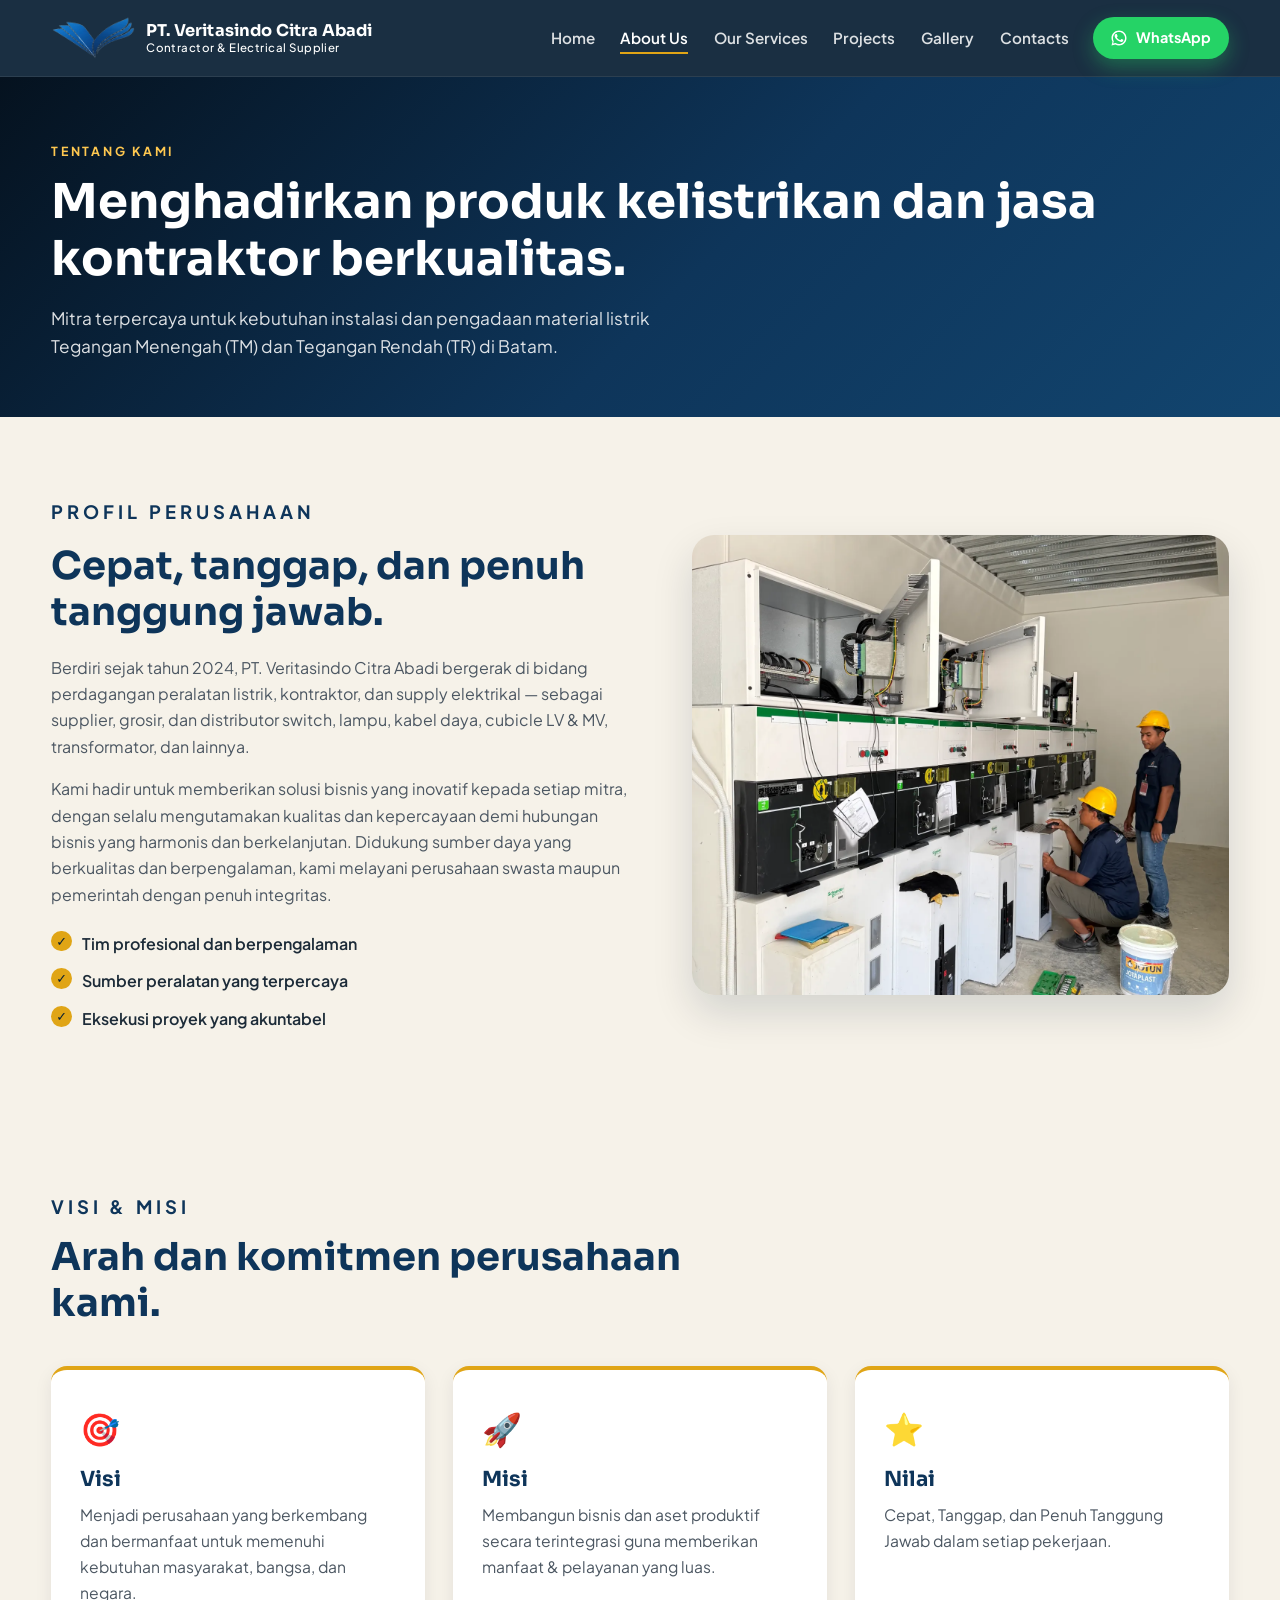
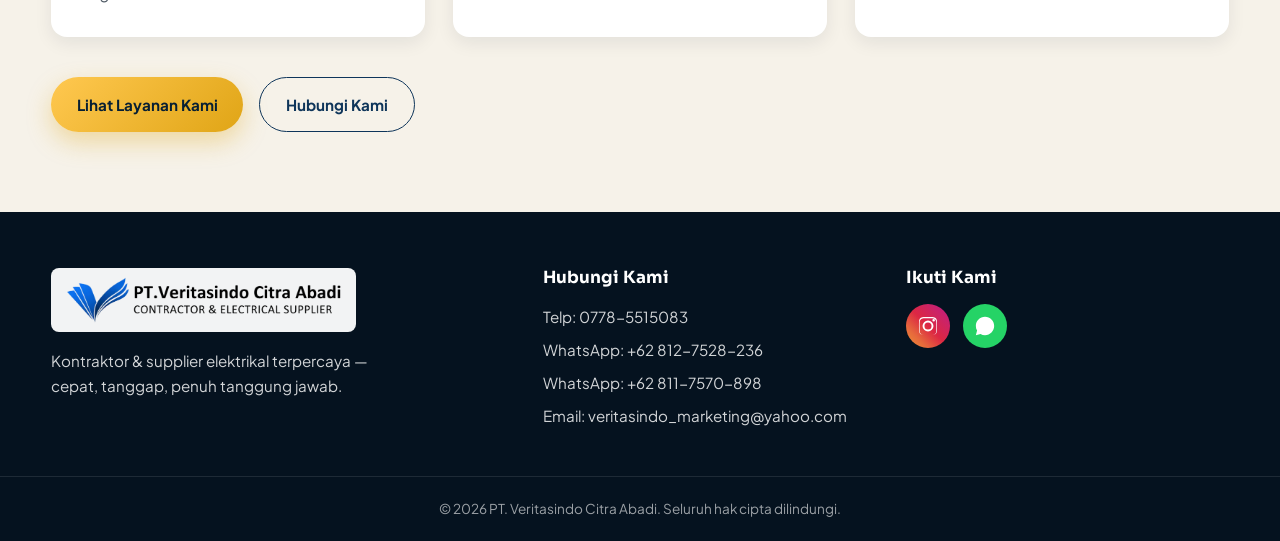
<file: about-us/index.html>
<!DOCTYPE html>
<html lang="id">
  <head>
    <meta charset="UTF-8" />
    <meta name="viewport" content="width=device-width, initial-scale=1.0" />
    <title>Tentang Kami | PT. Veritasindo Citra Abadi</title>
    <meta
      name="description"
      content="Mengenal PT. Veritasindo Citra Abadi — kontraktor elektrikal dan supplier peralatan listrik di Batam. Visi, misi, dan nilai kami: cepat, tanggap, penuh tanggung jawab."
    />
    <meta name="robots" content="index, follow" />
    <meta name="author" content="PT. Veritasindo Citra Abadi" />
    <link rel="canonical" href="https://veritasindocitraabadi.co.id/about-us/" />

    <!-- Open Graph / social sharing -->
    <meta property="og:type" content="website" />
    <meta property="og:locale" content="id_ID" />
    <meta property="og:site_name" content="PT. Veritasindo Citra Abadi" />
    <meta property="og:title" content="Tentang Kami | PT. Veritasindo Citra Abadi" />
    <meta property="og:description" content="Mengenal PT. Veritasindo Citra Abadi — kontraktor elektrikal dan supplier peralatan listrik di Batam." />
    <meta property="og:url" content="https://veritasindocitraabadi.co.id/about-us/" />
    <meta property="og:image" content="https://veritasindocitraabadi.co.id/assets/logo-768x133.webp" />
    <meta name="twitter:card" content="summary_large_image" />

    <link rel="preconnect" href="https://fonts.googleapis.com" />
    <link rel="preconnect" href="https://fonts.gstatic.com" crossorigin />
    <link
      href="https://fonts.googleapis.com/css2?family=Plus+Jakarta+Sans:wght@400;500;600;700;800&family=Sora:wght@600;700;800&display=swap"
      rel="stylesheet"
    />
    <link rel="stylesheet" href="../styles.css" />
  </head>
  <body>
    <!-- ===== Header / Navigation ===== -->
    <header class="site-header" id="top">
      <nav class="nav container">
        <a class="brand" href="../" aria-label="PT. Veritasindo Citra Abadi — Home">
          <img src="../assets/logo.png" alt="Logo PT. Veritasindo Citra Abadi" class="brand-logo" />
          <span class="brand-text">
            <strong>PT. Veritasindo Citra Abadi</strong>
            <small>Contractor &amp; Electrical Supplier</small>
          </span>
        </a>

        <div class="nav-right">
          <ul class="nav-links" id="navLinks">
            <li><a href="../" class="nav-link">Home</a></li>
            <li><a href="../about-us/" class="nav-link active">About Us</a></li>
            <li><a href="../our-service/" class="nav-link">Our Services</a></li>
            <li><a href="../our-projects/" class="nav-link">Projects</a></li>
            <li><a href="../gallery/" class="nav-link">Gallery</a></li>
            <li><a href="../contact-2/" class="nav-link">Contacts</a></li>
          </ul>

          <a
            class="wa-btn"
            href="https://wa.me/628127528236?text=Halo%20saya%20mau%20nanya!"
            target="_blank"
            rel="noopener"
            aria-label="Chat WhatsApp"
          >
            <svg viewBox="0 0 24 24" width="18" height="18" fill="currentColor" aria-hidden="true">
              <path d="M17.47 14.38c-.3-.15-1.74-.86-2-.96-.27-.1-.46-.15-.66.15-.19.29-.76.95-.93 1.15-.17.19-.34.22-.63.07-.3-.15-1.25-.46-2.38-1.47-.88-.78-1.47-1.75-1.64-2.04-.17-.29-.02-.45.13-.6.13-.13.3-.34.44-.5.15-.17.2-.29.3-.48.1-.19.05-.36-.02-.5-.08-.15-.66-1.59-.9-2.18-.24-.57-.48-.5-.66-.5-.17 0-.36-.02-.55-.02s-.5.07-.76.36c-.26.29-1 .98-1 2.38s1.02 2.76 1.17 2.95c.15.19 2.01 3.06 4.86 4.29.68.29 1.21.47 1.62.6.68.22 1.3.19 1.79.11.55-.08 1.74-.71 1.98-1.4.24-.68.24-1.27.17-1.4-.07-.12-.26-.19-.56-.34zM12.02 2C6.5 2 2.02 6.48 2.02 12c0 1.77.46 3.5 1.34 5.02L2 22l5.1-1.34A9.93 9.93 0 0 0 12.02 22C17.54 22 22 17.52 22 12S17.54 2 12.02 2zm0 18.02c-1.58 0-3.13-.42-4.48-1.22l-.32-.19-3.02.79.8-2.95-.21-.33A8.02 8.02 0 0 1 4.02 12c0-4.42 3.6-8.02 8-8.02 4.42 0 8.02 3.6 8.02 8.02 0 4.42-3.6 8.02-8.02 8.02z" />
            </svg>
            <span>WhatsApp</span>
          </a>

          <button class="menu-toggle" id="menuToggle" aria-label="Buka menu" aria-expanded="false">
            <span></span><span></span><span></span>
          </button>
        </div>
      </nav>
    </header>
    <!-- ===== Page hero ===== -->
    <section class="page-hero">
      <div class="container">
        <p class="eyebrow">Tentang Kami</p>
        <h1>Menghadirkan produk kelistrikan dan jasa kontraktor berkualitas.</h1>
        <p class="page-hero-sub">
          Mitra terpercaya untuk kebutuhan instalasi dan pengadaan material listrik
          Tegangan Menengah (TM) dan Tegangan Rendah (TR) di Batam.
        </p>
      </div>
    </section>

    <!-- ===== About ===== -->
    <section class="section about">
      <div class="container about-grid">
        <div class="about-copy">
          <p class="eyebrow">Profil Perusahaan</p>
          <h2>Cepat, tanggap, dan penuh tanggung jawab.</h2>
          <p>
            Berdiri sejak tahun 2024, PT. Veritasindo Citra Abadi bergerak di bidang
            perdagangan peralatan listrik, kontraktor, dan supply elektrikal — sebagai
            supplier, grosir, dan distributor switch, lampu, kabel daya, cubicle
            LV &amp; MV, transformator, dan lainnya.
          </p>
          <p>
            Kami hadir untuk memberikan solusi bisnis yang inovatif kepada setiap mitra,
            dengan selalu mengutamakan kualitas dan kepercayaan demi hubungan bisnis
            yang harmonis dan berkelanjutan. Didukung sumber daya yang berkualitas dan
            berpengalaman, kami melayani perusahaan swasta maupun pemerintah dengan
            penuh integritas.
          </p>
          <ul class="check-list">
            <li>Tim profesional dan berpengalaman</li>
            <li>Sumber peralatan yang terpercaya</li>
            <li>Eksekusi proyek yang akuntabel</li>
          </ul>
        </div>
        <div class="about-media">
          <img
            src="../assets/portfolio_2.webp"
            alt="Pekerjaan elektrikal dan konstruksi"
            loading="lazy"
          />
        </div>
      </div>
    </section>

    <!-- ===== Vision & Mission ===== -->
    <section class="section vision">
      <div class="container">
        <div class="section-head">
          <p class="eyebrow">Visi &amp; Misi</p>
          <h2>Arah dan komitmen perusahaan kami.</h2>
        </div>
        <div class="vision-grid">
          <article class="vision-card">
            <div class="vision-icon">🎯</div>
            <h3>Visi</h3>
            <p>
              Menjadi perusahaan yang berkembang dan bermanfaat untuk memenuhi
              kebutuhan masyarakat, bangsa, dan negara.
            </p>
          </article>
          <article class="vision-card">
            <div class="vision-icon">🚀</div>
            <h3>Misi</h3>
            <p>
              Membangun bisnis dan aset produktif secara terintegrasi guna
              memberikan manfaat &amp; pelayanan yang luas.
            </p>
          </article>
          <article class="vision-card">
            <div class="vision-icon">⭐</div>
            <h3>Nilai</h3>
            <p>Cepat, Tanggap, dan Penuh Tanggung Jawab dalam setiap pekerjaan.</p>
          </article>
        </div>
        <div class="btn-row" style="margin-top: 2.5rem">
          <a class="btn btn-gold" href="../our-service/">Lihat Layanan Kami</a>
          <a class="btn btn-outline" href="../contact-2/">Hubungi Kami</a>
        </div>
      </div>
    </section>
    <!-- ===== Footer ===== -->
    <footer class="footer">
      <div class="container footer-grid">
        <div class="footer-brand">
          <img src="../assets/logo-768x133.webp" alt="PT. Veritasindo Citra Abadi" class="footer-logo" />
          <p>Kontraktor &amp; supplier elektrikal terpercaya — cepat, tanggap, penuh tanggung jawab.</p>
        </div>

        <div class="footer-contact">
          <h4>Hubungi Kami</h4>
          <p>Telp: <a href="tel:07785515083">0778-5515083</a></p>
          <p>WhatsApp: <a href="https://wa.me/628127528236?text=Halo%20saya%20mau%20nanya!" target="_blank" rel="noopener">+62 812-7528-236</a></p>
          <p>WhatsApp: <a href="https://wa.me/628117570898?text=Halo%20saya%20mau%20nanya!" target="_blank" rel="noopener">+62 811-7570-898</a></p>
          <p>Email: <a href="mailto:veritasindo_marketing@yahoo.com">veritasindo_marketing@yahoo.com</a></p>
        </div>

        <div class="footer-social">
          <h4>Ikuti Kami</h4>
          <div class="social-icons">
            <span class="social-icon ig" aria-label="Instagram">
              <svg viewBox="0 0 24 24" width="22" height="22" fill="currentColor" aria-hidden="true">
                <path d="M12 2.16c3.2 0 3.58.01 4.85.07 1.17.05 1.8.25 2.23.41.56.22.96.48 1.38.9.42.42.68.82.9 1.38.16.42.36 1.06.41 2.23.06 1.27.07 1.65.07 4.85s-.01 3.58-.07 4.85c-.05 1.17-.25 1.8-.41 2.23-.22.56-.48.96-.9 1.38-.42.42-.82.68-1.38.9-.42.16-1.06.36-2.23.41-1.27.06-1.65.07-4.85.07s-3.58-.01-4.85-.07c-1.17-.05-1.8-.25-2.23-.41a3.7 3.7 0 0 1-1.38-.9 3.7 3.7 0 0 1-.9-1.38c-.16-.42-.36-1.06-.41-2.23C2.17 15.58 2.16 15.2 2.16 12s.01-3.58.07-4.85c.05-1.17.25-1.8.41-2.23.22-.56.48-.96.9-1.38.42-.42.82-.68 1.38-.9.42-.16 1.06-.36 2.23-.41C8.42 2.17 8.8 2.16 12 2.16zm0 1.44c-3.14 0-3.51.01-4.75.07-1.02.05-1.57.22-1.94.36-.49.19-.83.42-1.2.78-.36.37-.59.71-.78 1.2-.14.37-.31.92-.36 1.94-.06 1.24-.07 1.61-.07 4.75s.01 3.51.07 4.75c.05 1.02.22 1.57.36 1.94.19.49.42.83.78 1.2.37.36.71.59 1.2.78.37.14.92.31 1.94.36 1.24.06 1.61.07 4.75.07s3.51-.01 4.75-.07c1.02-.05 1.57-.22 1.94-.36.49-.19.83-.42 1.2-.78.36-.37.59-.71.78-1.2.14-.37.31-.92.36-1.94.06-1.24.07-1.61.07-4.75s-.01-3.51-.07-4.75c-.05-1.02-.22-1.57-.36-1.94a3.23 3.23 0 0 0-.78-1.2 3.23 3.23 0 0 0-1.2-.78c-.37-.14-.92-.31-1.94-.36-1.24-.06-1.61-.07-4.75-.07zm0 2.45a5.95 5.95 0 1 1 0 11.9 5.95 5.95 0 0 1 0-11.9zm0 9.81a3.86 3.86 0 1 0 0-7.72 3.86 3.86 0 0 0 0 7.72zm7.57-10.05a1.39 1.39 0 1 1-2.78 0 1.39 1.39 0 0 1 2.78 0z" />
              </svg>
            </span>
            <a
              href="https://wa.me/628127528236?text=Halo%20saya%20mau%20nanya!"
              target="_blank"
              rel="noopener"
              class="social-icon wa"
              aria-label="WhatsApp"
            >
              <svg viewBox="0 0 24 24" width="22" height="22" fill="currentColor" aria-hidden="true">
                <path d="M17.47 14.38c-.3-.15-1.74-.86-2-.96-.27-.1-.46-.15-.66.15-.19.29-.76.95-.93 1.15-.17.19-.34.22-.63.07-.3-.15-1.25-.46-2.38-1.47-.88-.78-1.47-1.75-1.64-2.04-.17-.29-.02-.45.13-.6.13-.13.3-.34.44-.5.15-.17.2-.29.3-.48.1-.19.05-.36-.02-.5-.08-.15-.66-1.59-.9-2.18-.24-.57-.48-.5-.66-.5-.17 0-.36-.02-.55-.02s-.5.07-.76.36c-.26.29-1 .98-1 2.38s1.02 2.76 1.17 2.95c.15.19 2.01 3.06 4.86 4.29.68.29 1.21.47 1.62.6.68.22 1.3.19 1.79.11.55-.08 1.74-.71 1.98-1.4.24-.68.24-1.27.17-1.4-.07-.12-.26-.19-.56-.34zM12.02 2C6.5 2 2.02 6.48 2.02 12c0 1.77.46 3.5 1.34 5.02L2 22l5.1-1.34A9.93 9.93 0 0 0 12.02 22C17.54 22 22 17.52 22 12S17.54 2 12.02 2z" />
              </svg>
            </a>
          </div>
        </div>
      </div>
      <div class="footer-bottom">
        <div class="container">
          <p>© <span id="year"></span> PT. Veritasindo Citra Abadi. Seluruh hak cipta dilindungi.</p>
        </div>
      </div>
    </footer>

    <script src="../script.js"></script>
  </body>
</html>
</file>
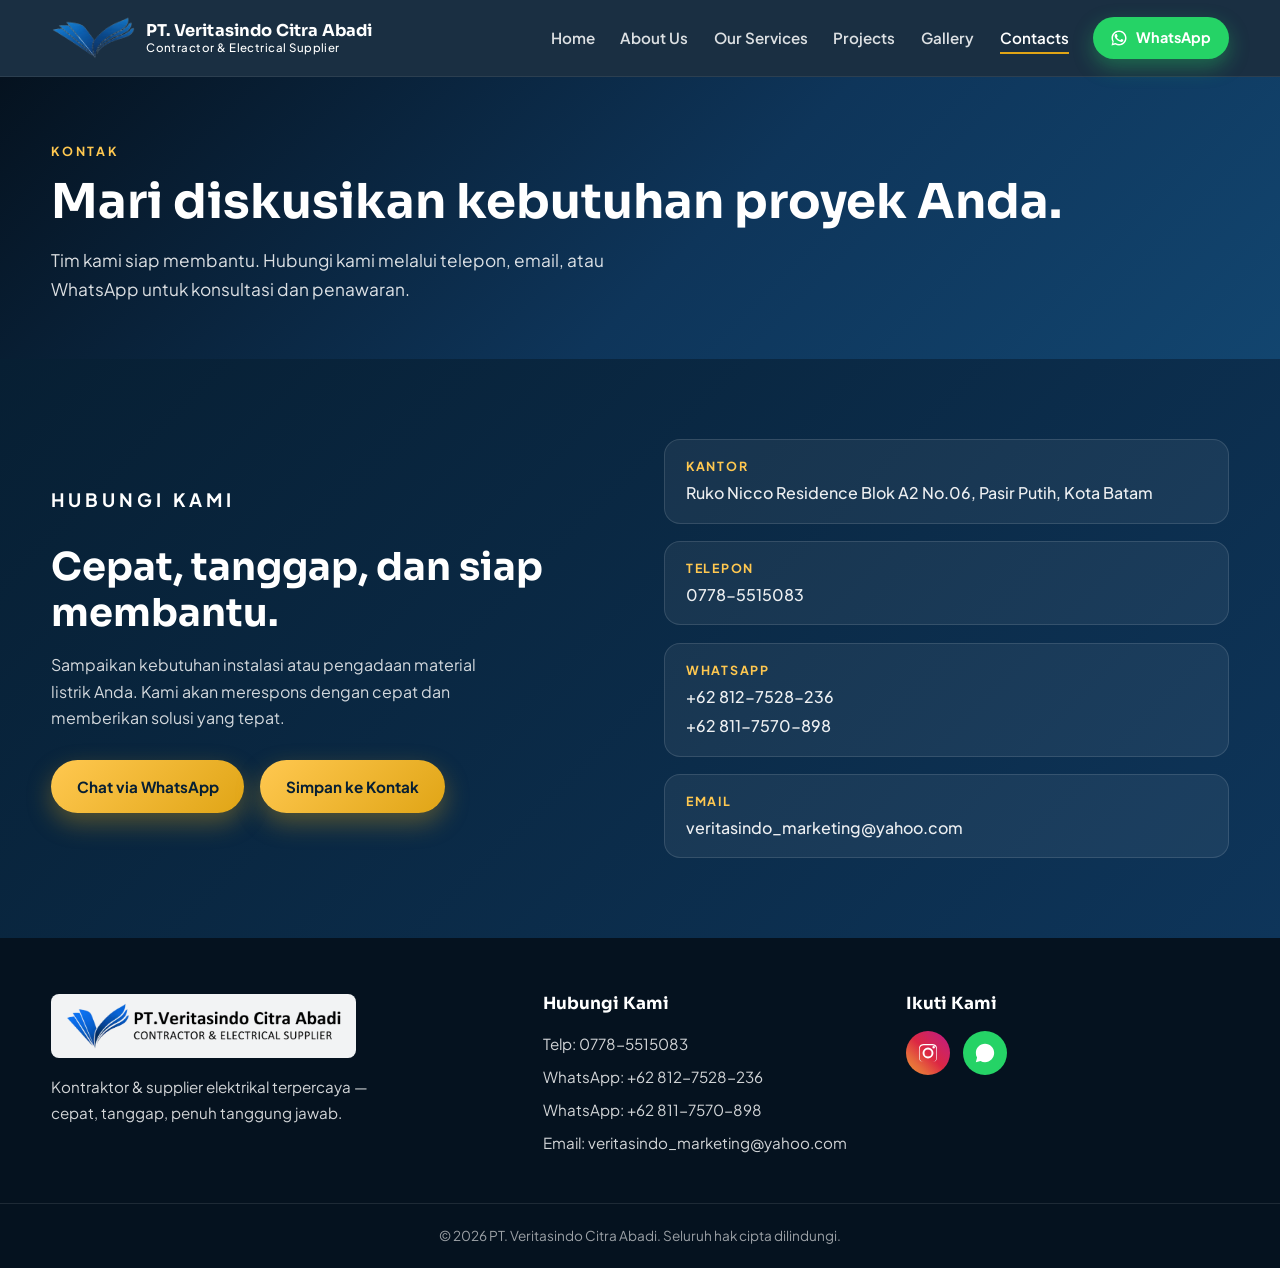
<file: contact-2/index.html>
<!DOCTYPE html>
<html lang="id">
  <head>
    <meta charset="UTF-8" />
    <meta name="viewport" content="width=device-width, initial-scale=1.0" />
    <title>Kontak | PT. Veritasindo Citra Abadi</title>
    <meta
      name="description"
      content="Hubungi PT. Veritasindo Citra Abadi — kontraktor elektrikal dan supplier peralatan listrik di Batam. Telepon, WhatsApp, email, dan alamat kantor kami."
    />
    <meta name="robots" content="index, follow" />
    <meta name="author" content="PT. Veritasindo Citra Abadi" />
    <link rel="canonical" href="https://veritasindocitraabadi.co.id/contact-2/" />

    <!-- Open Graph / social sharing -->
    <meta property="og:type" content="website" />
    <meta property="og:locale" content="id_ID" />
    <meta property="og:site_name" content="PT. Veritasindo Citra Abadi" />
    <meta property="og:title" content="Kontak | PT. Veritasindo Citra Abadi" />
    <meta property="og:description" content="Hubungi PT. Veritasindo Citra Abadi — kontraktor elektrikal dan supplier peralatan listrik di Batam." />
    <meta property="og:url" content="https://veritasindocitraabadi.co.id/contact-2/" />
    <meta property="og:image" content="https://veritasindocitraabadi.co.id/assets/logo-768x133.webp" />
    <meta name="twitter:card" content="summary_large_image" />

    <link rel="preconnect" href="https://fonts.googleapis.com" />
    <link rel="preconnect" href="https://fonts.gstatic.com" crossorigin />
    <link
      href="https://fonts.googleapis.com/css2?family=Plus+Jakarta+Sans:wght@400;500;600;700;800&family=Sora:wght@600;700;800&display=swap"
      rel="stylesheet"
    />
    <link rel="stylesheet" href="../styles.css" />
  </head>
  <body>
    <!-- ===== Header / Navigation ===== -->
    <header class="site-header" id="top">
      <nav class="nav container">
        <a class="brand" href="../" aria-label="PT. Veritasindo Citra Abadi — Home">
          <img src="../assets/logo.png" alt="Logo PT. Veritasindo Citra Abadi" class="brand-logo" />
          <span class="brand-text">
            <strong>PT. Veritasindo Citra Abadi</strong>
            <small>Contractor &amp; Electrical Supplier</small>
          </span>
        </a>

        <div class="nav-right">
          <ul class="nav-links" id="navLinks">
            <li><a href="../" class="nav-link">Home</a></li>
            <li><a href="../about-us/" class="nav-link">About Us</a></li>
            <li><a href="../our-service/" class="nav-link">Our Services</a></li>
            <li><a href="../our-projects/" class="nav-link">Projects</a></li>
            <li><a href="../gallery/" class="nav-link">Gallery</a></li>
            <li><a href="../contact-2/" class="nav-link active">Contacts</a></li>
          </ul>

          <a
            class="wa-btn"
            href="https://wa.me/628127528236?text=Halo%20saya%20mau%20nanya!"
            target="_blank"
            rel="noopener"
            aria-label="Chat WhatsApp"
          >
            <svg viewBox="0 0 24 24" width="18" height="18" fill="currentColor" aria-hidden="true">
              <path d="M17.47 14.38c-.3-.15-1.74-.86-2-.96-.27-.1-.46-.15-.66.15-.19.29-.76.95-.93 1.15-.17.19-.34.22-.63.07-.3-.15-1.25-.46-2.38-1.47-.88-.78-1.47-1.75-1.64-2.04-.17-.29-.02-.45.13-.6.13-.13.3-.34.44-.5.15-.17.2-.29.3-.48.1-.19.05-.36-.02-.5-.08-.15-.66-1.59-.9-2.18-.24-.57-.48-.5-.66-.5-.17 0-.36-.02-.55-.02s-.5.07-.76.36c-.26.29-1 .98-1 2.38s1.02 2.76 1.17 2.95c.15.19 2.01 3.06 4.86 4.29.68.29 1.21.47 1.62.6.68.22 1.3.19 1.79.11.55-.08 1.74-.71 1.98-1.4.24-.68.24-1.27.17-1.4-.07-.12-.26-.19-.56-.34zM12.02 2C6.5 2 2.02 6.48 2.02 12c0 1.77.46 3.5 1.34 5.02L2 22l5.1-1.34A9.93 9.93 0 0 0 12.02 22C17.54 22 22 17.52 22 12S17.54 2 12.02 2zm0 18.02c-1.58 0-3.13-.42-4.48-1.22l-.32-.19-3.02.79.8-2.95-.21-.33A8.02 8.02 0 0 1 4.02 12c0-4.42 3.6-8.02 8-8.02 4.42 0 8.02 3.6 8.02 8.02 0 4.42-3.6 8.02-8.02 8.02z" />
            </svg>
            <span>WhatsApp</span>
          </a>

          <button class="menu-toggle" id="menuToggle" aria-label="Buka menu" aria-expanded="false">
            <span></span><span></span><span></span>
          </button>
        </div>
      </nav>
    </header>
    <!-- ===== Page hero ===== -->
    <section class="page-hero">
      <div class="container">
        <p class="eyebrow">Kontak</p>
        <h1>Mari diskusikan kebutuhan proyek Anda.</h1>
        <p class="page-hero-sub">
          Tim kami siap membantu. Hubungi kami melalui telepon, email, atau
          WhatsApp untuk konsultasi dan penawaran.
        </p>
      </div>
    </section>

    <!-- ===== Contact ===== -->
    <section class="section contact">
      <div class="container contact-grid">
        <div class="contact-copy">
          <p class="eyebrow">Hubungi Kami</p>
          <h2>Cepat, tanggap, dan siap membantu.</h2>
          <p>
            Sampaikan kebutuhan instalasi atau pengadaan material listrik Anda.
            Kami akan merespons dengan cepat dan memberikan solusi yang tepat.
          </p>
          <div class="btn-row">
            <a
              class="btn btn-gold"
              href="https://wa.me/628127528236?text=Halo%20saya%20mau%20nanya!"
              target="_blank"
              rel="noopener"
            >
              Chat via WhatsApp
            </a>
            <a
              class="btn btn-gold"
              href="../contact.vcf"
              download="PT-Veritasindo-Citra-Abadi.vcf"
            >
              Simpan ke Kontak
            </a>
          </div>
        </div>
        <ul class="contact-list">
          <li>
            <span class="contact-label">Kantor</span>
            <span>Ruko Nicco Residence Blok A2 No.06, Pasir Putih, Kota Batam</span>
          </li>
          <li>
            <span class="contact-label">Telepon</span>
            <a href="tel:07785515083">0778-5515083</a>
          </li>
          <li>
            <span class="contact-label">WhatsApp</span>
            <a href="https://wa.me/628127528236?text=Halo%20saya%20mau%20nanya!" target="_blank" rel="noopener">+62 812-7528-236</a>
            <a href="https://wa.me/628117570898?text=Halo%20saya%20mau%20nanya!" target="_blank" rel="noopener">+62 811-7570-898</a>
          </li>
          <li>
            <span class="contact-label">Email</span>
            <a href="mailto:veritasindo_marketing@yahoo.com">veritasindo_marketing@yahoo.com</a>
          </li>
        </ul>
      </div>
    </section>
    <!-- ===== Footer ===== -->
    <footer class="footer">
      <div class="container footer-grid">
        <div class="footer-brand">
          <img src="../assets/logo-768x133.webp" alt="PT. Veritasindo Citra Abadi" class="footer-logo" />
          <p>Kontraktor &amp; supplier elektrikal terpercaya — cepat, tanggap, penuh tanggung jawab.</p>
        </div>

        <div class="footer-contact">
          <h4>Hubungi Kami</h4>
          <p>Telp: <a href="tel:07785515083">0778-5515083</a></p>
          <p>WhatsApp: <a href="https://wa.me/628127528236?text=Halo%20saya%20mau%20nanya!" target="_blank" rel="noopener">+62 812-7528-236</a></p>
          <p>WhatsApp: <a href="https://wa.me/628117570898?text=Halo%20saya%20mau%20nanya!" target="_blank" rel="noopener">+62 811-7570-898</a></p>
          <p>Email: <a href="mailto:veritasindo_marketing@yahoo.com">veritasindo_marketing@yahoo.com</a></p>
        </div>

        <div class="footer-social">
          <h4>Ikuti Kami</h4>
          <div class="social-icons">
            <span class="social-icon ig" aria-label="Instagram">
              <svg viewBox="0 0 24 24" width="22" height="22" fill="currentColor" aria-hidden="true">
                <path d="M12 2.16c3.2 0 3.58.01 4.85.07 1.17.05 1.8.25 2.23.41.56.22.96.48 1.38.9.42.42.68.82.9 1.38.16.42.36 1.06.41 2.23.06 1.27.07 1.65.07 4.85s-.01 3.58-.07 4.85c-.05 1.17-.25 1.8-.41 2.23-.22.56-.48.96-.9 1.38-.42.42-.82.68-1.38.9-.42.16-1.06.36-2.23.41-1.27.06-1.65.07-4.85.07s-3.58-.01-4.85-.07c-1.17-.05-1.8-.25-2.23-.41a3.7 3.7 0 0 1-1.38-.9 3.7 3.7 0 0 1-.9-1.38c-.16-.42-.36-1.06-.41-2.23C2.17 15.58 2.16 15.2 2.16 12s.01-3.58.07-4.85c.05-1.17.25-1.8.41-2.23.22-.56.48-.96.9-1.38.42-.42.82-.68 1.38-.9.42-.16 1.06-.36 2.23-.41C8.42 2.17 8.8 2.16 12 2.16zm0 1.44c-3.14 0-3.51.01-4.75.07-1.02.05-1.57.22-1.94.36-.49.19-.83.42-1.2.78-.36.37-.59.71-.78 1.2-.14.37-.31.92-.36 1.94-.06 1.24-.07 1.61-.07 4.75s.01 3.51.07 4.75c.05 1.02.22 1.57.36 1.94.19.49.42.83.78 1.2.37.36.71.59 1.2.78.37.14.92.31 1.94.36 1.24.06 1.61.07 4.75.07s3.51-.01 4.75-.07c1.02-.05 1.57-.22 1.94-.36.49-.19.83-.42 1.2-.78.36-.37.59-.71.78-1.2.14-.37.31-.92.36-1.94.06-1.24.07-1.61.07-4.75s-.01-3.51-.07-4.75c-.05-1.02-.22-1.57-.36-1.94a3.23 3.23 0 0 0-.78-1.2 3.23 3.23 0 0 0-1.2-.78c-.37-.14-.92-.31-1.94-.36-1.24-.06-1.61-.07-4.75-.07zm0 2.45a5.95 5.95 0 1 1 0 11.9 5.95 5.95 0 0 1 0-11.9zm0 9.81a3.86 3.86 0 1 0 0-7.72 3.86 3.86 0 0 0 0 7.72zm7.57-10.05a1.39 1.39 0 1 1-2.78 0 1.39 1.39 0 0 1 2.78 0z" />
              </svg>
            </span>
            <a
              href="https://wa.me/628127528236?text=Halo%20saya%20mau%20nanya!"
              target="_blank"
              rel="noopener"
              class="social-icon wa"
              aria-label="WhatsApp"
            >
              <svg viewBox="0 0 24 24" width="22" height="22" fill="currentColor" aria-hidden="true">
                <path d="M17.47 14.38c-.3-.15-1.74-.86-2-.96-.27-.1-.46-.15-.66.15-.19.29-.76.95-.93 1.15-.17.19-.34.22-.63.07-.3-.15-1.25-.46-2.38-1.47-.88-.78-1.47-1.75-1.64-2.04-.17-.29-.02-.45.13-.6.13-.13.3-.34.44-.5.15-.17.2-.29.3-.48.1-.19.05-.36-.02-.5-.08-.15-.66-1.59-.9-2.18-.24-.57-.48-.5-.66-.5-.17 0-.36-.02-.55-.02s-.5.07-.76.36c-.26.29-1 .98-1 2.38s1.02 2.76 1.17 2.95c.15.19 2.01 3.06 4.86 4.29.68.29 1.21.47 1.62.6.68.22 1.3.19 1.79.11.55-.08 1.74-.71 1.98-1.4.24-.68.24-1.27.17-1.4-.07-.12-.26-.19-.56-.34zM12.02 2C6.5 2 2.02 6.48 2.02 12c0 1.77.46 3.5 1.34 5.02L2 22l5.1-1.34A9.93 9.93 0 0 0 12.02 22C17.54 22 22 17.52 22 12S17.54 2 12.02 2z" />
              </svg>
            </a>
          </div>
        </div>
      </div>
      <div class="footer-bottom">
        <div class="container">
          <p>© <span id="year"></span> PT. Veritasindo Citra Abadi. Seluruh hak cipta dilindungi.</p>
        </div>
      </div>
    </footer>

    <script src="../script.js"></script>
  </body>
</html>
</file>
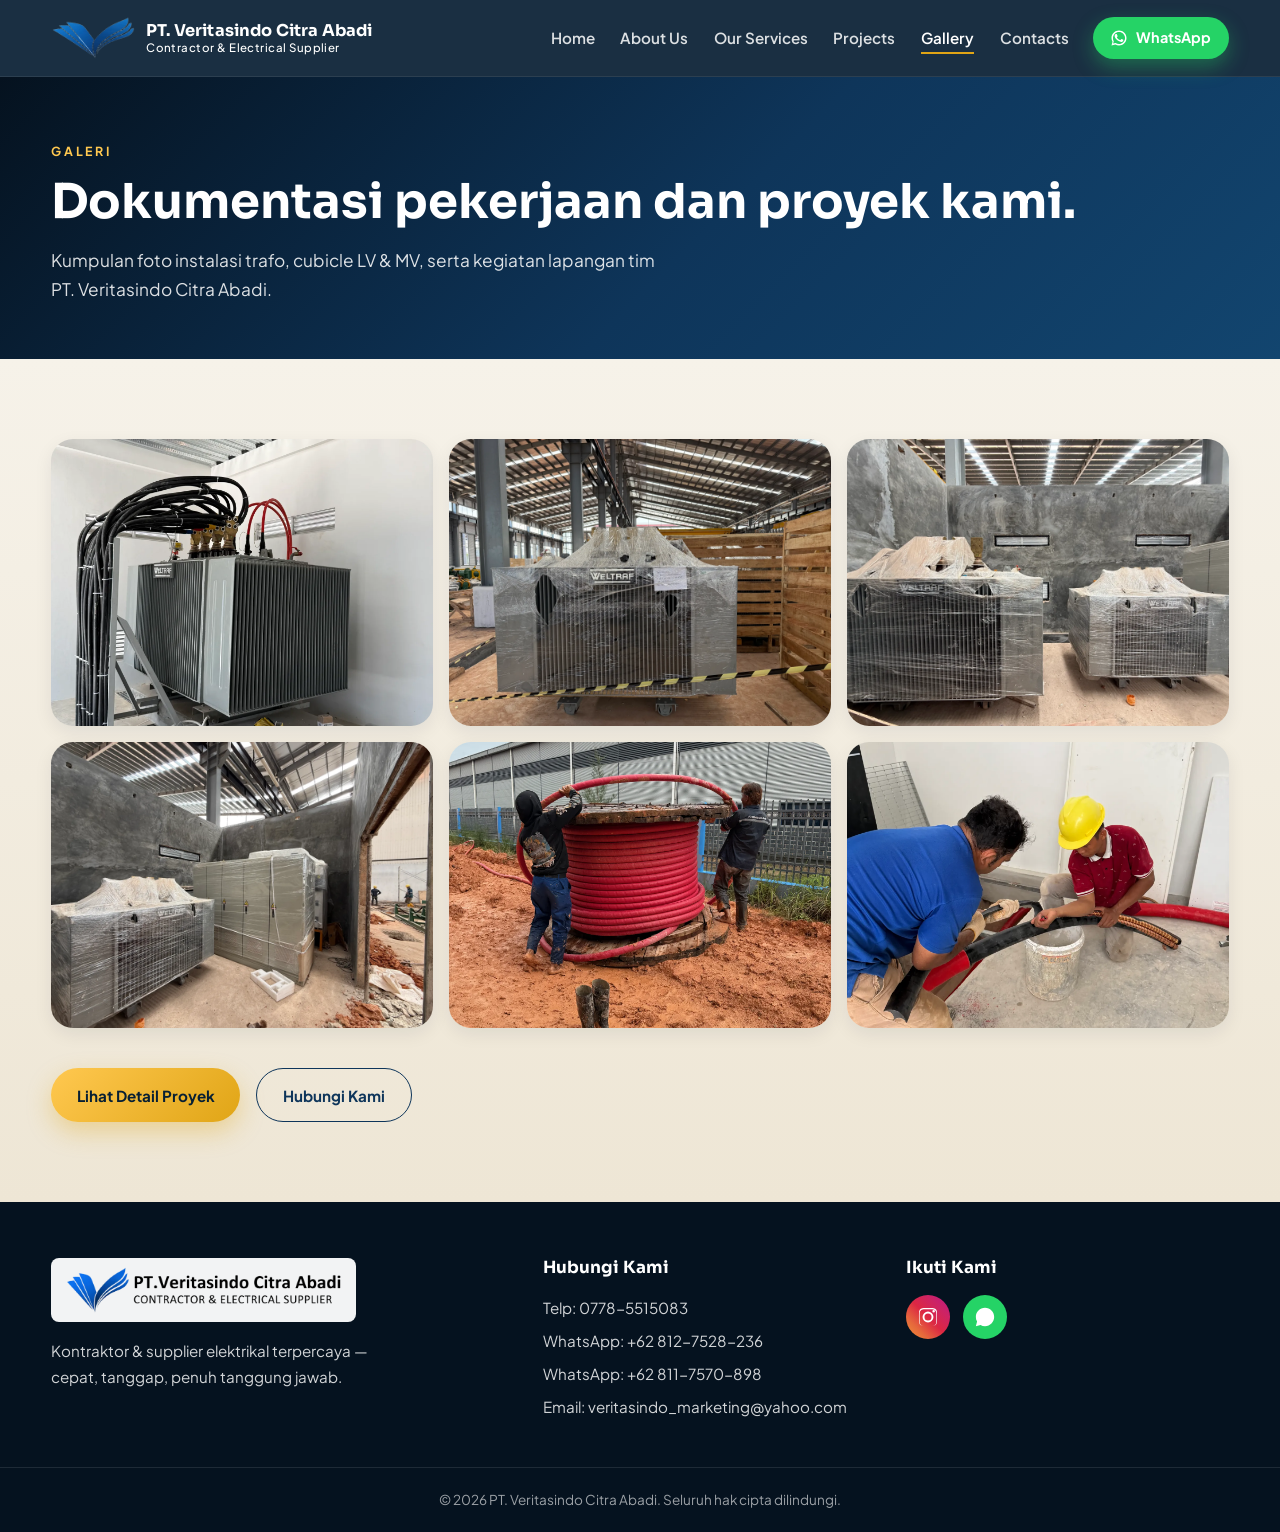
<file: gallery/index.html>
<!DOCTYPE html>
<html lang="id">
  <head>
    <meta charset="UTF-8" />
    <meta name="viewport" content="width=device-width, initial-scale=1.0" />
    <title>Galeri | PT. Veritasindo Citra Abadi</title>
    <meta
      name="description"
      content="Galeri dokumentasi pekerjaan PT. Veritasindo Citra Abadi — pemasangan trafo, instalasi cubicle LV & MV, dan proyek elektrikal di Batam."
    />
    <meta name="robots" content="index, follow" />
    <meta name="author" content="PT. Veritasindo Citra Abadi" />
    <link rel="canonical" href="https://veritasindocitraabadi.co.id/gallery/" />

    <!-- Open Graph / social sharing -->
    <meta property="og:type" content="website" />
    <meta property="og:locale" content="id_ID" />
    <meta property="og:site_name" content="PT. Veritasindo Citra Abadi" />
    <meta property="og:title" content="Galeri | PT. Veritasindo Citra Abadi" />
    <meta property="og:description" content="Galeri dokumentasi pekerjaan dan proyek elektrikal PT. Veritasindo Citra Abadi di Batam." />
    <meta property="og:url" content="https://veritasindocitraabadi.co.id/gallery/" />
    <meta property="og:image" content="https://veritasindocitraabadi.co.id/assets/logo-768x133.webp" />
    <meta name="twitter:card" content="summary_large_image" />

    <link rel="preconnect" href="https://fonts.googleapis.com" />
    <link rel="preconnect" href="https://fonts.gstatic.com" crossorigin />
    <link
      href="https://fonts.googleapis.com/css2?family=Plus+Jakarta+Sans:wght@400;500;600;700;800&family=Sora:wght@600;700;800&display=swap"
      rel="stylesheet"
    />
    <link rel="stylesheet" href="../styles.css" />
  </head>
  <body>
    <!-- ===== Header / Navigation ===== -->
    <header class="site-header" id="top">
      <nav class="nav container">
        <a class="brand" href="../" aria-label="PT. Veritasindo Citra Abadi — Home">
          <img src="../assets/logo.png" alt="Logo PT. Veritasindo Citra Abadi" class="brand-logo" />
          <span class="brand-text">
            <strong>PT. Veritasindo Citra Abadi</strong>
            <small>Contractor &amp; Electrical Supplier</small>
          </span>
        </a>

        <div class="nav-right">
          <ul class="nav-links" id="navLinks">
            <li><a href="../" class="nav-link">Home</a></li>
            <li><a href="../about-us/" class="nav-link">About Us</a></li>
            <li><a href="../our-service/" class="nav-link">Our Services</a></li>
            <li><a href="../our-projects/" class="nav-link">Projects</a></li>
            <li><a href="../gallery/" class="nav-link active">Gallery</a></li>
            <li><a href="../contact-2/" class="nav-link">Contacts</a></li>
          </ul>

          <a
            class="wa-btn"
            href="https://wa.me/628127528236?text=Halo%20saya%20mau%20nanya!"
            target="_blank"
            rel="noopener"
            aria-label="Chat WhatsApp"
          >
            <svg viewBox="0 0 24 24" width="18" height="18" fill="currentColor" aria-hidden="true">
              <path d="M17.47 14.38c-.3-.15-1.74-.86-2-.96-.27-.1-.46-.15-.66.15-.19.29-.76.95-.93 1.15-.17.19-.34.22-.63.07-.3-.15-1.25-.46-2.38-1.47-.88-.78-1.47-1.75-1.64-2.04-.17-.29-.02-.45.13-.6.13-.13.3-.34.44-.5.15-.17.2-.29.3-.48.1-.19.05-.36-.02-.5-.08-.15-.66-1.59-.9-2.18-.24-.57-.48-.5-.66-.5-.17 0-.36-.02-.55-.02s-.5.07-.76.36c-.26.29-1 .98-1 2.38s1.02 2.76 1.17 2.95c.15.19 2.01 3.06 4.86 4.29.68.29 1.21.47 1.62.6.68.22 1.3.19 1.79.11.55-.08 1.74-.71 1.98-1.4.24-.68.24-1.27.17-1.4-.07-.12-.26-.19-.56-.34zM12.02 2C6.5 2 2.02 6.48 2.02 12c0 1.77.46 3.5 1.34 5.02L2 22l5.1-1.34A9.93 9.93 0 0 0 12.02 22C17.54 22 22 17.52 22 12S17.54 2 12.02 2zm0 18.02c-1.58 0-3.13-.42-4.48-1.22l-.32-.19-3.02.79.8-2.95-.21-.33A8.02 8.02 0 0 1 4.02 12c0-4.42 3.6-8.02 8-8.02 4.42 0 8.02 3.6 8.02 8.02 0 4.42-3.6 8.02-8.02 8.02z" />
            </svg>
            <span>WhatsApp</span>
          </a>

          <button class="menu-toggle" id="menuToggle" aria-label="Buka menu" aria-expanded="false">
            <span></span><span></span><span></span>
          </button>
        </div>
      </nav>
    </header>

    <!-- ===== Page hero ===== -->
    <section class="page-hero">
      <div class="container">
        <p class="eyebrow">Galeri</p>
        <h1>Dokumentasi pekerjaan dan proyek kami.</h1>
        <p class="page-hero-sub">
          Kumpulan foto instalasi trafo, cubicle LV &amp; MV, serta kegiatan
          lapangan tim PT. Veritasindo Citra Abadi.
        </p>
      </div>
    </section>

    <!-- ===== Gallery grid ===== -->
    <section class="section projects">
      <div class="container">
        <div class="gallery gallery-4">
          <figure class="gallery-item">
            <img src="gallery_1.webp" alt="Dokumentasi proyek elektrikal 1" loading="lazy" />
          </figure>
          <figure class="gallery-item">
            <img src="gallery_2.webp" alt="Dokumentasi proyek elektrikal 2" loading="lazy" />
          </figure>
          <figure class="gallery-item">
            <img src="gallery_3.webp" alt="Dokumentasi proyek elektrikal 3" loading="lazy" />
          </figure>
          <figure class="gallery-item">
            <img src="gallery_4.webp" alt="Dokumentasi proyek elektrikal 4" loading="lazy" />
          </figure>
          <figure class="gallery-item">
            <img src="gallery_5.webp" alt="Dokumentasi proyek elektrikal 5" loading="lazy" />
          </figure>
          <figure class="gallery-item">
            <img src="gallery_6.webp" alt="Dokumentasi proyek elektrikal 6" loading="lazy" />
          </figure>
        </div>
        <div class="btn-row" style="margin-top: 2.5rem">
          <a class="btn btn-gold" href="../our-projects/">Lihat Detail Proyek</a>
          <a class="btn btn-outline" href="../contact-2/">Hubungi Kami</a>
        </div>
      </div>
    </section>
    <!-- ===== Footer ===== -->
    <footer class="footer">
      <div class="container footer-grid">
        <div class="footer-brand">
          <img src="../assets/logo-768x133.webp" alt="PT. Veritasindo Citra Abadi" class="footer-logo" />
          <p>Kontraktor &amp; supplier elektrikal terpercaya — cepat, tanggap, penuh tanggung jawab.</p>
        </div>

        <div class="footer-contact">
          <h4>Hubungi Kami</h4>
          <p>Telp: <a href="tel:07785515083">0778-5515083</a></p>
          <p>WhatsApp: <a href="https://wa.me/628127528236?text=Halo%20saya%20mau%20nanya!" target="_blank" rel="noopener">+62 812-7528-236</a></p>
          <p>WhatsApp: <a href="https://wa.me/628117570898?text=Halo%20saya%20mau%20nanya!" target="_blank" rel="noopener">+62 811-7570-898</a></p>
          <p>Email: <a href="mailto:veritasindo_marketing@yahoo.com">veritasindo_marketing@yahoo.com</a></p>
        </div>

        <div class="footer-social">
          <h4>Ikuti Kami</h4>
          <div class="social-icons">
            <span class="social-icon ig" aria-label="Instagram">
              <svg viewBox="0 0 24 24" width="22" height="22" fill="currentColor" aria-hidden="true">
                <path d="M12 2.16c3.2 0 3.58.01 4.85.07 1.17.05 1.8.25 2.23.41.56.22.96.48 1.38.9.42.42.68.82.9 1.38.16.42.36 1.06.41 2.23.06 1.27.07 1.65.07 4.85s-.01 3.58-.07 4.85c-.05 1.17-.25 1.8-.41 2.23-.22.56-.48.96-.9 1.38-.42.42-.82.68-1.38.9-.42.16-1.06.36-2.23.41-1.27.06-1.65.07-4.85.07s-3.58-.01-4.85-.07c-1.17-.05-1.8-.25-2.23-.41a3.7 3.7 0 0 1-1.38-.9 3.7 3.7 0 0 1-.9-1.38c-.16-.42-.36-1.06-.41-2.23C2.17 15.58 2.16 15.2 2.16 12s.01-3.58.07-4.85c.05-1.17.25-1.8.41-2.23.22-.56.48-.96.9-1.38.42-.42.82-.68 1.38-.9.42-.16 1.06-.36 2.23-.41C8.42 2.17 8.8 2.16 12 2.16zm0 1.44c-3.14 0-3.51.01-4.75.07-1.02.05-1.57.22-1.94.36-.49.19-.83.42-1.2.78-.36.37-.59.71-.78 1.2-.14.37-.31.92-.36 1.94-.06 1.24-.07 1.61-.07 4.75s.01 3.51.07 4.75c.05 1.02.22 1.57.36 1.94.19.49.42.83.78 1.2.37.36.71.59 1.2.78.37.14.92.31 1.94.36 1.24.06 1.61.07 4.75.07s3.51-.01 4.75-.07c1.02-.05 1.57-.22 1.94-.36.49-.19.83-.42 1.2-.78.36-.37.59-.71.78-1.2.14-.37.31-.92.36-1.94.06-1.24.07-1.61.07-4.75s-.01-3.51-.07-4.75c-.05-1.02-.22-1.57-.36-1.94a3.23 3.23 0 0 0-.78-1.2 3.23 3.23 0 0 0-1.2-.78c-.37-.14-.92-.31-1.94-.36-1.24-.06-1.61-.07-4.75-.07zm0 2.45a5.95 5.95 0 1 1 0 11.9 5.95 5.95 0 0 1 0-11.9zm0 9.81a3.86 3.86 0 1 0 0-7.72 3.86 3.86 0 0 0 0 7.72zm7.57-10.05a1.39 1.39 0 1 1-2.78 0 1.39 1.39 0 0 1 2.78 0z" />
              </svg>
            </span>
            <a
              href="https://wa.me/628127528236?text=Halo%20saya%20mau%20nanya!"
              target="_blank"
              rel="noopener"
              class="social-icon wa"
              aria-label="WhatsApp"
            >
              <svg viewBox="0 0 24 24" width="22" height="22" fill="currentColor" aria-hidden="true">
                <path d="M17.47 14.38c-.3-.15-1.74-.86-2-.96-.27-.1-.46-.15-.66.15-.19.29-.76.95-.93 1.15-.17.19-.34.22-.63.07-.3-.15-1.25-.46-2.38-1.47-.88-.78-1.47-1.75-1.64-2.04-.17-.29-.02-.45.13-.6.13-.13.3-.34.44-.5.15-.17.2-.29.3-.48.1-.19.05-.36-.02-.5-.08-.15-.66-1.59-.9-2.18-.24-.57-.48-.5-.66-.5-.17 0-.36-.02-.55-.02s-.5.07-.76.36c-.26.29-1 .98-1 2.38s1.02 2.76 1.17 2.95c.15.19 2.01 3.06 4.86 4.29.68.29 1.21.47 1.62.6.68.22 1.3.19 1.79.11.55-.08 1.74-.71 1.98-1.4.24-.68.24-1.27.17-1.4-.07-.12-.26-.19-.56-.34zM12.02 2C6.5 2 2.02 6.48 2.02 12c0 1.77.46 3.5 1.34 5.02L2 22l5.1-1.34A9.93 9.93 0 0 0 12.02 22C17.54 22 22 17.52 22 12S17.54 2 12.02 2z" />
              </svg>
            </a>
          </div>
        </div>
      </div>
      <div class="footer-bottom">
        <div class="container">
          <p>© <span id="year"></span> PT. Veritasindo Citra Abadi. Seluruh hak cipta dilindungi.</p>
        </div>
      </div>
    </footer>

    <script src="../script.js"></script>
  </body>
</html>
</file>
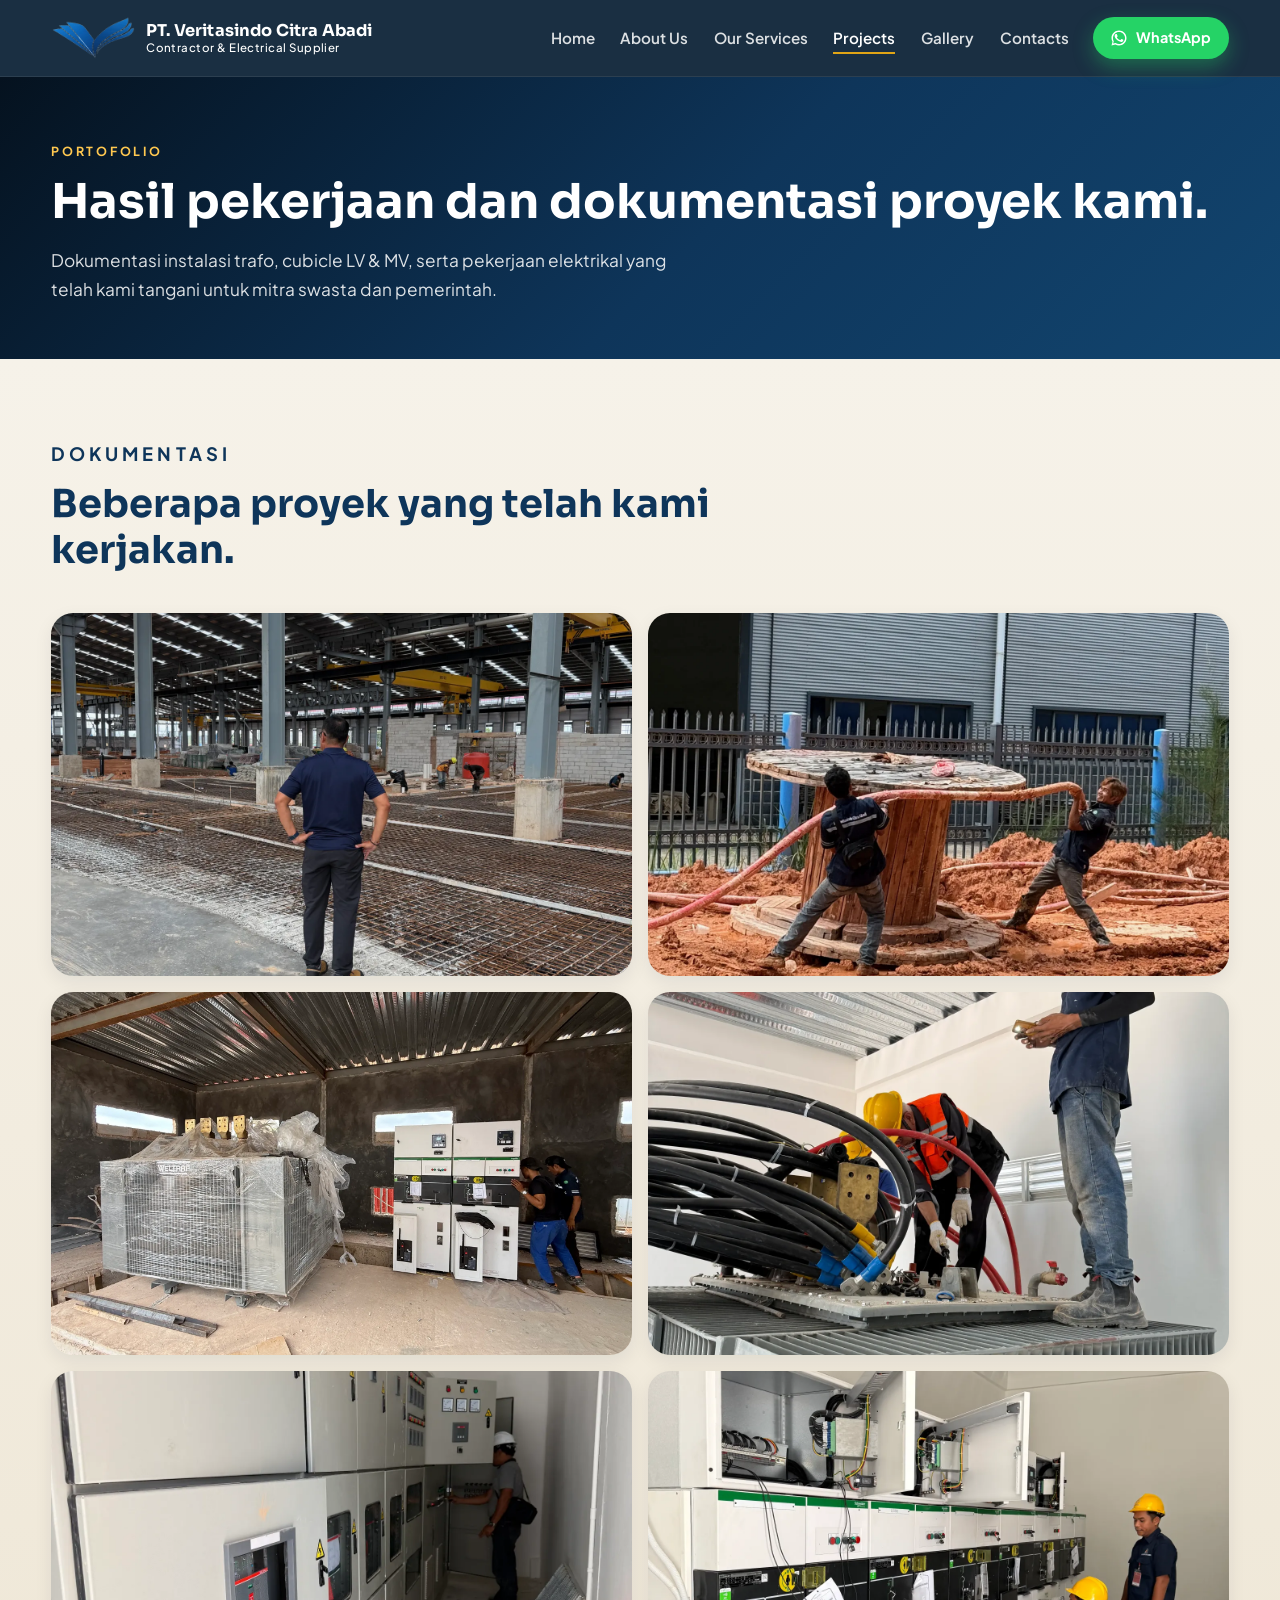
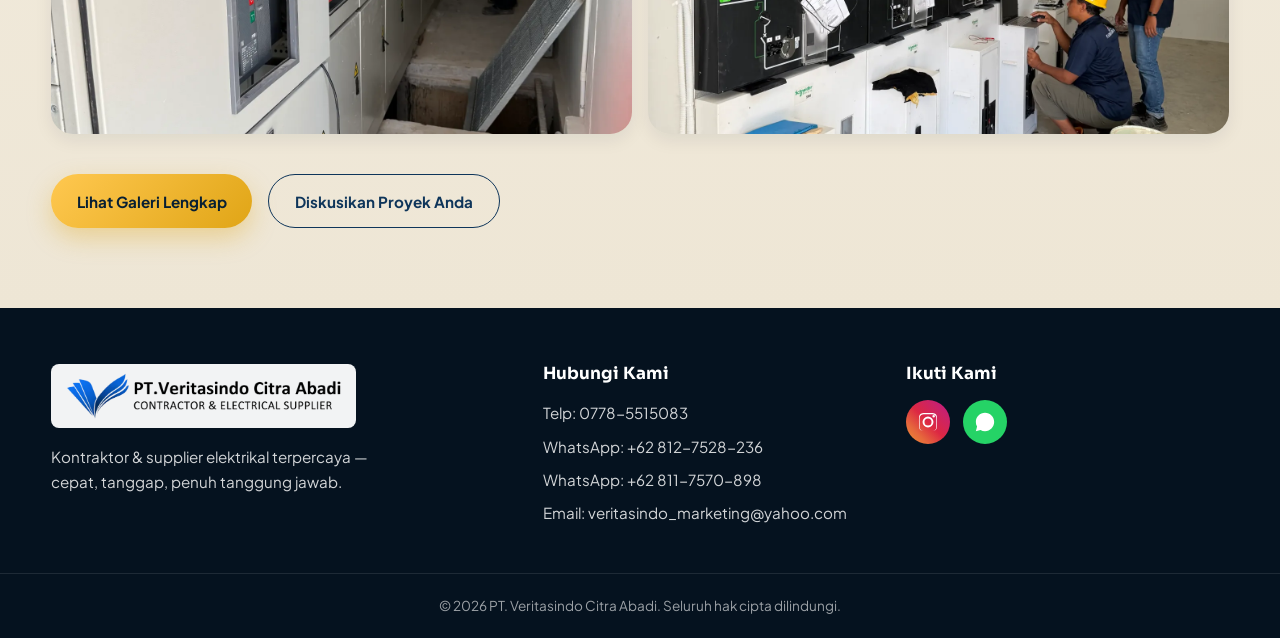
<file: our-projects/index.html>
<!DOCTYPE html>
<html lang="id">
  <head>
    <meta charset="UTF-8" />
    <meta name="viewport" content="width=device-width, initial-scale=1.0" />
    <title>Proyek Kami | PT. Veritasindo Citra Abadi</title>
    <meta
      name="description"
      content="Portofolio dan dokumentasi proyek PT. Veritasindo Citra Abadi — jasa pemasangan trafo, instalasi cubicle LV & MV, dan pekerjaan elektrikal di Batam."
    />
    <meta name="robots" content="index, follow" />
    <meta name="author" content="PT. Veritasindo Citra Abadi" />
    <link rel="canonical" href="https://veritasindocitraabadi.co.id/our-projects/" />

    <!-- Open Graph / social sharing -->
    <meta property="og:type" content="website" />
    <meta property="og:locale" content="id_ID" />
    <meta property="og:site_name" content="PT. Veritasindo Citra Abadi" />
    <meta property="og:title" content="Proyek Kami | PT. Veritasindo Citra Abadi" />
    <meta property="og:description" content="Portofolio dan dokumentasi proyek elektrikal PT. Veritasindo Citra Abadi di Batam." />
    <meta property="og:url" content="https://veritasindocitraabadi.co.id/our-projects/" />
    <meta property="og:image" content="https://veritasindocitraabadi.co.id/assets/logo-768x133.webp" />
    <meta name="twitter:card" content="summary_large_image" />

    <link rel="preconnect" href="https://fonts.googleapis.com" />
    <link rel="preconnect" href="https://fonts.gstatic.com" crossorigin />
    <link
      href="https://fonts.googleapis.com/css2?family=Plus+Jakarta+Sans:wght@400;500;600;700;800&family=Sora:wght@600;700;800&display=swap"
      rel="stylesheet"
    />
    <link rel="stylesheet" href="../styles.css" />
  </head>
  <body>
    <!-- ===== Header / Navigation ===== -->
    <header class="site-header" id="top">
      <nav class="nav container">
        <a class="brand" href="../" aria-label="PT. Veritasindo Citra Abadi — Home">
          <img src="../assets/logo.png" alt="Logo PT. Veritasindo Citra Abadi" class="brand-logo" />
          <span class="brand-text">
            <strong>PT. Veritasindo Citra Abadi</strong>
            <small>Contractor &amp; Electrical Supplier</small>
          </span>
        </a>

        <div class="nav-right">
          <ul class="nav-links" id="navLinks">
            <li><a href="../" class="nav-link">Home</a></li>
            <li><a href="../about-us/" class="nav-link">About Us</a></li>
            <li><a href="../our-service/" class="nav-link">Our Services</a></li>
            <li><a href="../our-projects/" class="nav-link active">Projects</a></li>
            <li><a href="../gallery/" class="nav-link">Gallery</a></li>
            <li><a href="../contact-2/" class="nav-link">Contacts</a></li>
          </ul>

          <a
            class="wa-btn"
            href="https://wa.me/628127528236?text=Halo%20saya%20mau%20nanya!"
            target="_blank"
            rel="noopener"
            aria-label="Chat WhatsApp"
          >
            <svg viewBox="0 0 24 24" width="18" height="18" fill="currentColor" aria-hidden="true">
              <path d="M17.47 14.38c-.3-.15-1.74-.86-2-.96-.27-.1-.46-.15-.66.15-.19.29-.76.95-.93 1.15-.17.19-.34.22-.63.07-.3-.15-1.25-.46-2.38-1.47-.88-.78-1.47-1.75-1.64-2.04-.17-.29-.02-.45.13-.6.13-.13.3-.34.44-.5.15-.17.2-.29.3-.48.1-.19.05-.36-.02-.5-.08-.15-.66-1.59-.9-2.18-.24-.57-.48-.5-.66-.5-.17 0-.36-.02-.55-.02s-.5.07-.76.36c-.26.29-1 .98-1 2.38s1.02 2.76 1.17 2.95c.15.19 2.01 3.06 4.86 4.29.68.29 1.21.47 1.62.6.68.22 1.3.19 1.79.11.55-.08 1.74-.71 1.98-1.4.24-.68.24-1.27.17-1.4-.07-.12-.26-.19-.56-.34zM12.02 2C6.5 2 2.02 6.48 2.02 12c0 1.77.46 3.5 1.34 5.02L2 22l5.1-1.34A9.93 9.93 0 0 0 12.02 22C17.54 22 22 17.52 22 12S17.54 2 12.02 2zm0 18.02c-1.58 0-3.13-.42-4.48-1.22l-.32-.19-3.02.79.8-2.95-.21-.33A8.02 8.02 0 0 1 4.02 12c0-4.42 3.6-8.02 8-8.02 4.42 0 8.02 3.6 8.02 8.02 0 4.42-3.6 8.02-8.02 8.02z" />
            </svg>
            <span>WhatsApp</span>
          </a>

          <button class="menu-toggle" id="menuToggle" aria-label="Buka menu" aria-expanded="false">
            <span></span><span></span><span></span>
          </button>
        </div>
      </nav>
    </header>
    <!-- ===== Page hero ===== -->
    <section class="page-hero">
      <div class="container">
        <p class="eyebrow">Portofolio</p>
        <h1>Hasil pekerjaan dan dokumentasi proyek kami.</h1>
        <p class="page-hero-sub">
          Dokumentasi instalasi trafo, cubicle LV &amp; MV, serta pekerjaan
          elektrikal yang telah kami tangani untuk mitra swasta dan pemerintah.
        </p>
      </div>
    </section>

    <!-- ===== Projects ===== -->
    <section class="section projects">
      <div class="container">
        <div class="section-head">
          <p class="eyebrow">Dokumentasi</p>
          <h2>Beberapa proyek yang telah kami kerjakan.</h2>
        </div>
        <div class="gallery">
          <figure class="gallery-item">
            <img src="project_1.webp" alt="Dokumentasi proyek 1" loading="lazy" />
          </figure>
          <figure class="gallery-item">
            <img src="project_2.webp" alt="Dokumentasi proyek 2" loading="lazy" />
          </figure>
          <figure class="gallery-item">
            <img src="project_3.webp" alt="Dokumentasi proyek 3" loading="lazy" />
          </figure>
          <figure class="gallery-item">
            <img src="project_4.webp" alt="Dokumentasi proyek 4" loading="lazy" />
          </figure>
          <figure class="gallery-item">
            <img src="project_5.webp" alt="Dokumentasi proyek 5" loading="lazy" />
          </figure>
          <figure class="gallery-item">
            <img src="project_6.webp" alt="Dokumentasi proyek 6" loading="lazy" />
          </figure>
        </div>
        <div class="btn-row" style="margin-top: 2.5rem">
          <a class="btn btn-gold" href="../gallery/">Lihat Galeri Lengkap</a>
          <a class="btn btn-outline" href="../contact-2/">Diskusikan Proyek Anda</a>
        </div>
      </div>
    </section>
    <!-- ===== Footer ===== -->
    <footer class="footer">
      <div class="container footer-grid">
        <div class="footer-brand">
          <img src="../assets/logo-768x133.webp" alt="PT. Veritasindo Citra Abadi" class="footer-logo" />
          <p>Kontraktor &amp; supplier elektrikal terpercaya — cepat, tanggap, penuh tanggung jawab.</p>
        </div>

        <div class="footer-contact">
          <h4>Hubungi Kami</h4>
          <p>Telp: <a href="tel:07785515083">0778-5515083</a></p>
          <p>WhatsApp: <a href="https://wa.me/628127528236?text=Halo%20saya%20mau%20nanya!" target="_blank" rel="noopener">+62 812-7528-236</a></p>
          <p>WhatsApp: <a href="https://wa.me/628117570898?text=Halo%20saya%20mau%20nanya!" target="_blank" rel="noopener">+62 811-7570-898</a></p>
          <p>Email: <a href="mailto:veritasindo_marketing@yahoo.com">veritasindo_marketing@yahoo.com</a></p>
        </div>

        <div class="footer-social">
          <h4>Ikuti Kami</h4>
          <div class="social-icons">
            <span class="social-icon ig" aria-label="Instagram">
              <svg viewBox="0 0 24 24" width="22" height="22" fill="currentColor" aria-hidden="true">
                <path d="M12 2.16c3.2 0 3.58.01 4.85.07 1.17.05 1.8.25 2.23.41.56.22.96.48 1.38.9.42.42.68.82.9 1.38.16.42.36 1.06.41 2.23.06 1.27.07 1.65.07 4.85s-.01 3.58-.07 4.85c-.05 1.17-.25 1.8-.41 2.23-.22.56-.48.96-.9 1.38-.42.42-.82.68-1.38.9-.42.16-1.06.36-2.23.41-1.27.06-1.65.07-4.85.07s-3.58-.01-4.85-.07c-1.17-.05-1.8-.25-2.23-.41a3.7 3.7 0 0 1-1.38-.9 3.7 3.7 0 0 1-.9-1.38c-.16-.42-.36-1.06-.41-2.23C2.17 15.58 2.16 15.2 2.16 12s.01-3.58.07-4.85c.05-1.17.25-1.8.41-2.23.22-.56.48-.96.9-1.38.42-.42.82-.68 1.38-.9.42-.16 1.06-.36 2.23-.41C8.42 2.17 8.8 2.16 12 2.16zm0 1.44c-3.14 0-3.51.01-4.75.07-1.02.05-1.57.22-1.94.36-.49.19-.83.42-1.2.78-.36.37-.59.71-.78 1.2-.14.37-.31.92-.36 1.94-.06 1.24-.07 1.61-.07 4.75s.01 3.51.07 4.75c.05 1.02.22 1.57.36 1.94.19.49.42.83.78 1.2.37.36.71.59 1.2.78.37.14.92.31 1.94.36 1.24.06 1.61.07 4.75.07s3.51-.01 4.75-.07c1.02-.05 1.57-.22 1.94-.36.49-.19.83-.42 1.2-.78.36-.37.59-.71.78-1.2.14-.37.31-.92.36-1.94.06-1.24.07-1.61.07-4.75s-.01-3.51-.07-4.75c-.05-1.02-.22-1.57-.36-1.94a3.23 3.23 0 0 0-.78-1.2 3.23 3.23 0 0 0-1.2-.78c-.37-.14-.92-.31-1.94-.36-1.24-.06-1.61-.07-4.75-.07zm0 2.45a5.95 5.95 0 1 1 0 11.9 5.95 5.95 0 0 1 0-11.9zm0 9.81a3.86 3.86 0 1 0 0-7.72 3.86 3.86 0 0 0 0 7.72zm7.57-10.05a1.39 1.39 0 1 1-2.78 0 1.39 1.39 0 0 1 2.78 0z" />
              </svg>
            </span>
            <a
              href="https://wa.me/628127528236?text=Halo%20saya%20mau%20nanya!"
              target="_blank"
              rel="noopener"
              class="social-icon wa"
              aria-label="WhatsApp"
            >
              <svg viewBox="0 0 24 24" width="22" height="22" fill="currentColor" aria-hidden="true">
                <path d="M17.47 14.38c-.3-.15-1.74-.86-2-.96-.27-.1-.46-.15-.66.15-.19.29-.76.95-.93 1.15-.17.19-.34.22-.63.07-.3-.15-1.25-.46-2.38-1.47-.88-.78-1.47-1.75-1.64-2.04-.17-.29-.02-.45.13-.6.13-.13.3-.34.44-.5.15-.17.2-.29.3-.48.1-.19.05-.36-.02-.5-.08-.15-.66-1.59-.9-2.18-.24-.57-.48-.5-.66-.5-.17 0-.36-.02-.55-.02s-.5.07-.76.36c-.26.29-1 .98-1 2.38s1.02 2.76 1.17 2.95c.15.19 2.01 3.06 4.86 4.29.68.29 1.21.47 1.62.6.68.22 1.3.19 1.79.11.55-.08 1.74-.71 1.98-1.4.24-.68.24-1.27.17-1.4-.07-.12-.26-.19-.56-.34zM12.02 2C6.5 2 2.02 6.48 2.02 12c0 1.77.46 3.5 1.34 5.02L2 22l5.1-1.34A9.93 9.93 0 0 0 12.02 22C17.54 22 22 17.52 22 12S17.54 2 12.02 2z" />
              </svg>
            </a>
          </div>
        </div>
      </div>
      <div class="footer-bottom">
        <div class="container">
          <p>© <span id="year"></span> PT. Veritasindo Citra Abadi. Seluruh hak cipta dilindungi.</p>
        </div>
      </div>
    </footer>

    <script src="../script.js"></script>
  </body>
</html>
</file>
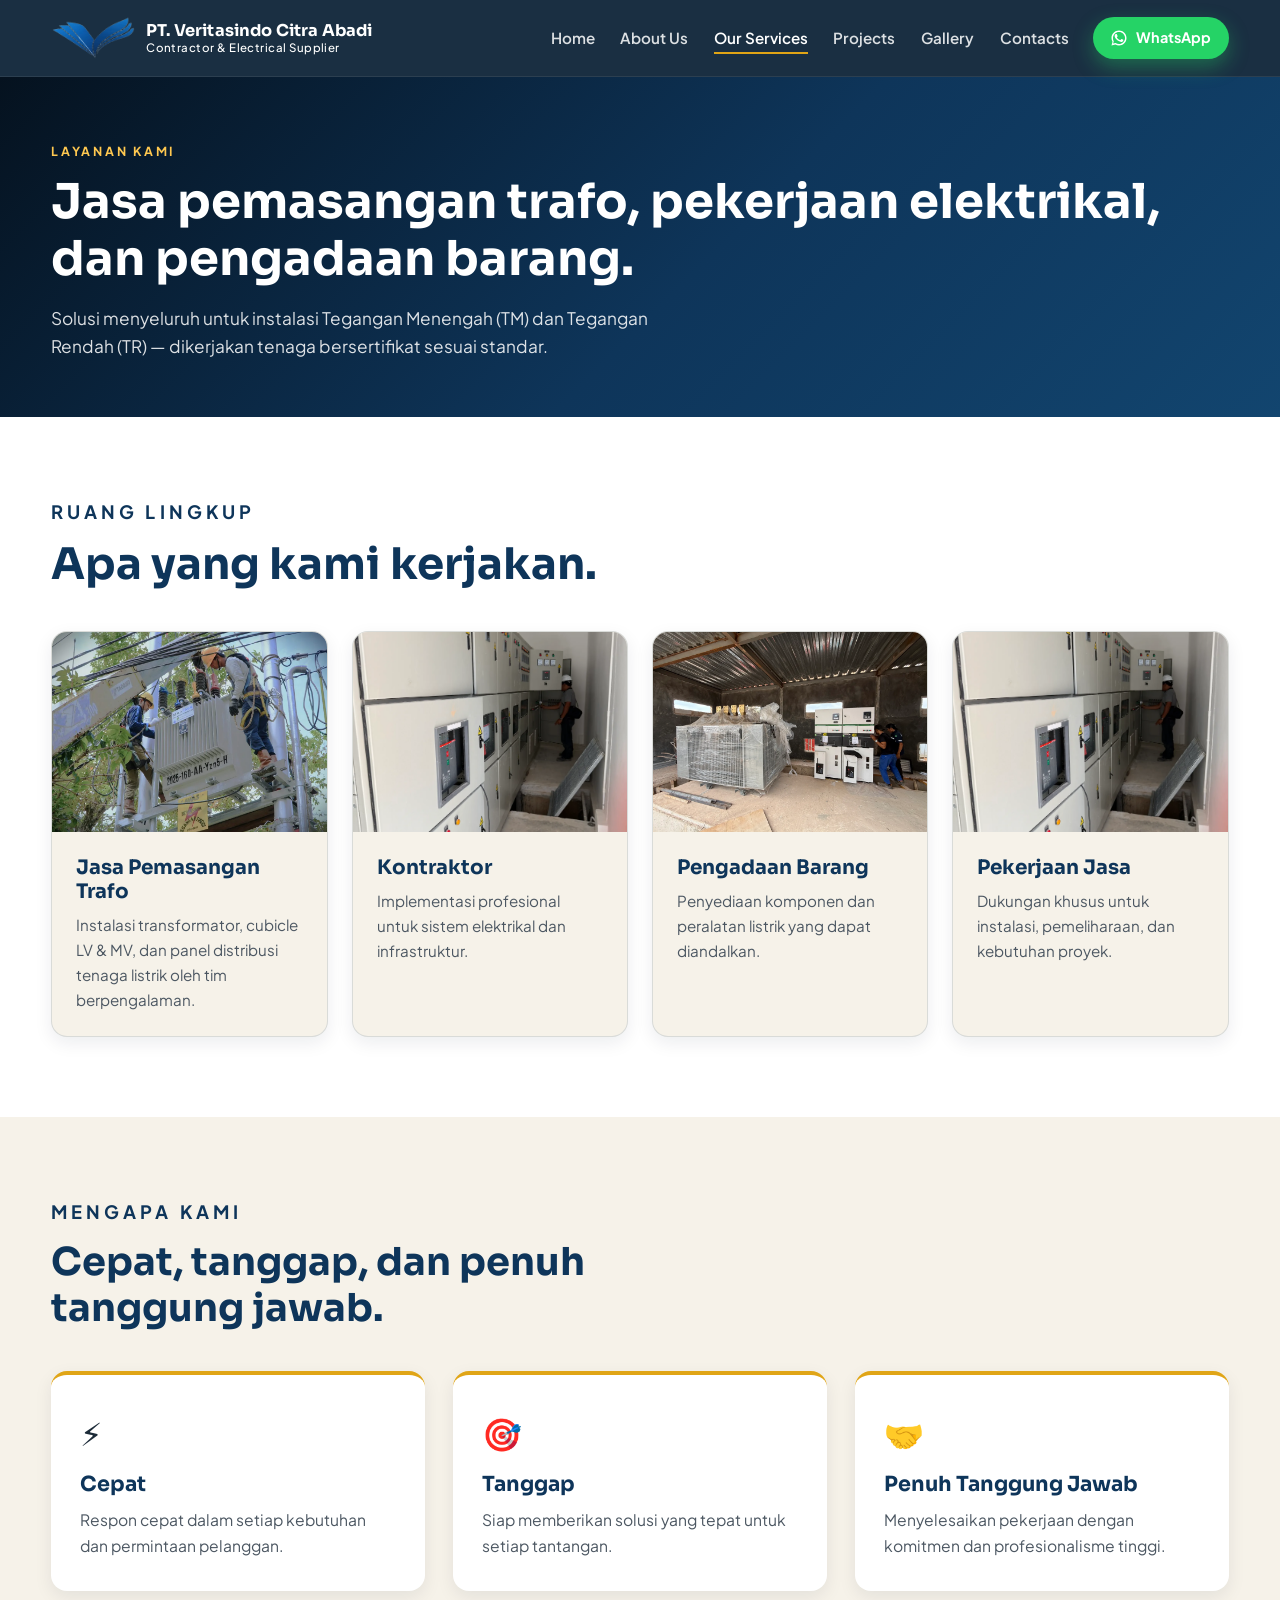
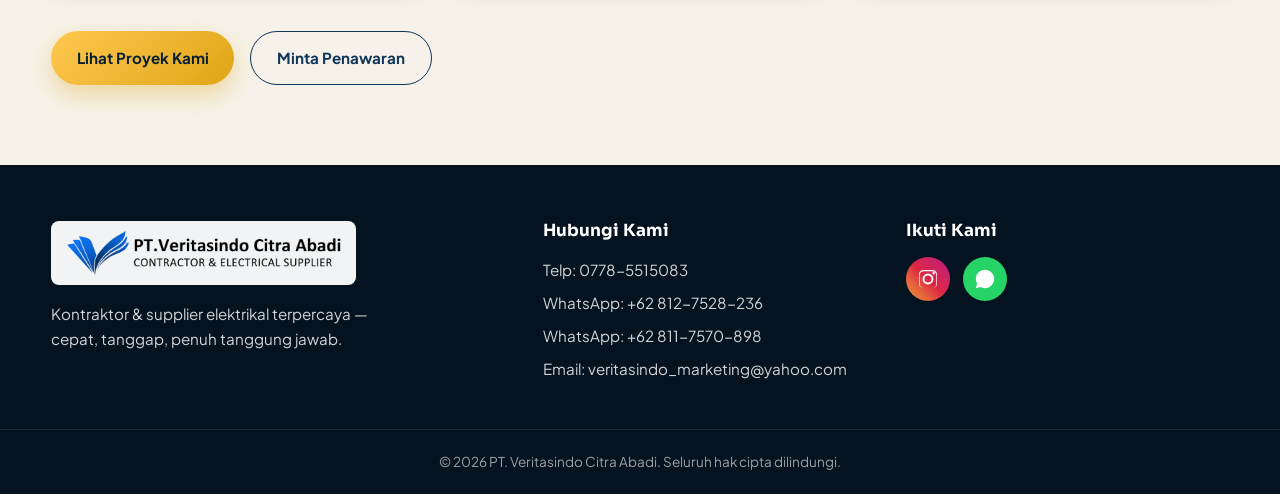
<file: our-service/index.html>
<!DOCTYPE html>
<html lang="id">
  <head>
    <meta charset="UTF-8" />
    <meta name="viewport" content="width=device-width, initial-scale=1.0" />
    <title>Layanan Kami | PT. Veritasindo Citra Abadi</title>
    <meta
      name="description"
      content="Layanan PT. Veritasindo Citra Abadi: jasa pemasangan trafo, instalasi cubicle LV & MV, kontraktor elektrikal, pengadaan barang, dan pekerjaan jasa di Batam."
    />
    <meta name="robots" content="index, follow" />
    <meta name="author" content="PT. Veritasindo Citra Abadi" />
    <link rel="canonical" href="https://veritasindocitraabadi.co.id/our-service/" />

    <!-- Open Graph / social sharing -->
    <meta property="og:type" content="website" />
    <meta property="og:locale" content="id_ID" />
    <meta property="og:site_name" content="PT. Veritasindo Citra Abadi" />
    <meta property="og:title" content="Layanan Kami | PT. Veritasindo Citra Abadi" />
    <meta property="og:description" content="Jasa pemasangan trafo, instalasi cubicle LV & MV, kontraktor elektrikal, dan pengadaan barang di Batam." />
    <meta property="og:url" content="https://veritasindocitraabadi.co.id/our-service/" />
    <meta property="og:image" content="https://veritasindocitraabadi.co.id/assets/logo-768x133.webp" />
    <meta name="twitter:card" content="summary_large_image" />

    <link rel="preconnect" href="https://fonts.googleapis.com" />
    <link rel="preconnect" href="https://fonts.gstatic.com" crossorigin />
    <link
      href="https://fonts.googleapis.com/css2?family=Plus+Jakarta+Sans:wght@400;500;600;700;800&family=Sora:wght@600;700;800&display=swap"
      rel="stylesheet"
    />
    <link rel="stylesheet" href="../styles.css" />
  </head>
  <body>
    <!-- ===== Header / Navigation ===== -->
    <header class="site-header" id="top">
      <nav class="nav container">
        <a class="brand" href="../" aria-label="PT. Veritasindo Citra Abadi — Home">
          <img src="../assets/logo.png" alt="Logo PT. Veritasindo Citra Abadi" class="brand-logo" />
          <span class="brand-text">
            <strong>PT. Veritasindo Citra Abadi</strong>
            <small>Contractor &amp; Electrical Supplier</small>
          </span>
        </a>

        <div class="nav-right">
          <ul class="nav-links" id="navLinks">
            <li><a href="../" class="nav-link">Home</a></li>
            <li><a href="../about-us/" class="nav-link">About Us</a></li>
            <li><a href="../our-service/" class="nav-link active">Our Services</a></li>
            <li><a href="../our-projects/" class="nav-link">Projects</a></li>
            <li><a href="../gallery/" class="nav-link">Gallery</a></li>
            <li><a href="../contact-2/" class="nav-link">Contacts</a></li>
          </ul>

          <a
            class="wa-btn"
            href="https://wa.me/628127528236?text=Halo%20saya%20mau%20nanya!"
            target="_blank"
            rel="noopener"
            aria-label="Chat WhatsApp"
          >
            <svg viewBox="0 0 24 24" width="18" height="18" fill="currentColor" aria-hidden="true">
              <path d="M17.47 14.38c-.3-.15-1.74-.86-2-.96-.27-.1-.46-.15-.66.15-.19.29-.76.95-.93 1.15-.17.19-.34.22-.63.07-.3-.15-1.25-.46-2.38-1.47-.88-.78-1.47-1.75-1.64-2.04-.17-.29-.02-.45.13-.6.13-.13.3-.34.44-.5.15-.17.2-.29.3-.48.1-.19.05-.36-.02-.5-.08-.15-.66-1.59-.9-2.18-.24-.57-.48-.5-.66-.5-.17 0-.36-.02-.55-.02s-.5.07-.76.36c-.26.29-1 .98-1 2.38s1.02 2.76 1.17 2.95c.15.19 2.01 3.06 4.86 4.29.68.29 1.21.47 1.62.6.68.22 1.3.19 1.79.11.55-.08 1.74-.71 1.98-1.4.24-.68.24-1.27.17-1.4-.07-.12-.26-.19-.56-.34zM12.02 2C6.5 2 2.02 6.48 2.02 12c0 1.77.46 3.5 1.34 5.02L2 22l5.1-1.34A9.93 9.93 0 0 0 12.02 22C17.54 22 22 17.52 22 12S17.54 2 12.02 2zm0 18.02c-1.58 0-3.13-.42-4.48-1.22l-.32-.19-3.02.79.8-2.95-.21-.33A8.02 8.02 0 0 1 4.02 12c0-4.42 3.6-8.02 8-8.02 4.42 0 8.02 3.6 8.02 8.02 0 4.42-3.6 8.02-8.02 8.02z" />
            </svg>
            <span>WhatsApp</span>
          </a>

          <button class="menu-toggle" id="menuToggle" aria-label="Buka menu" aria-expanded="false">
            <span></span><span></span><span></span>
          </button>
        </div>
      </nav>
    </header>
    <!-- ===== Page hero ===== -->
    <section class="page-hero">
      <div class="container">
        <p class="eyebrow">Layanan Kami</p>
        <h1>Jasa pemasangan trafo, pekerjaan elektrikal, dan pengadaan barang.</h1>
        <p class="page-hero-sub">
          Solusi menyeluruh untuk instalasi Tegangan Menengah (TM) dan Tegangan
          Rendah (TR) — dikerjakan tenaga bersertifikat sesuai standar.
        </p>
      </div>
    </section>

    <!-- ===== Services ===== -->
    <section class="section services">
      <div class="container">
        <div class="section-head">
          <p class="eyebrow">Ruang Lingkup</p>
          <h2>Apa yang kami kerjakan.</h2>
        </div>
        <div class="cards">
          <article class="card">
            <div class="card-media">
              <img
                src="../gallery/Proses-pemasangan-trafo-baru-Foto-Humas-1024x768.webp"
                alt="Jasa pemasangan trafo dan cubicle LV MV"
                loading="lazy"
              />
            </div>
            <div class="card-body">
              <h3>Jasa Pemasangan Trafo</h3>
              <p>Instalasi transformator, cubicle LV &amp; MV, dan panel distribusi tenaga listrik oleh tim berpengalaman.</p>
            </div>
          </article>
          <article class="card">
            <div class="card-media">
              <img
                src="../assets/portfolio_1.webp"
                alt="Jasa kontraktor elektrikal"
                loading="lazy"
              />
            </div>
            <div class="card-body">
              <h3>Kontraktor</h3>
              <p>Implementasi profesional untuk sistem elektrikal dan infrastruktur.</p>
            </div>
          </article>
          <article class="card">
            <div class="card-media">
              <img
                src="../our-projects/project_3.webp"
                alt="Pengadaan barang"
                loading="lazy"
              />
            </div>
            <div class="card-body">
              <h3>Pengadaan Barang</h3>
              <p>Penyediaan komponen dan peralatan listrik yang dapat diandalkan.</p>
            </div>
          </article>
          <article class="card">
            <div class="card-media">
              <img
                src="../our-projects/project_5.webp"
                alt="Pekerjaan jasa"
                loading="lazy"
              />
            </div>
            <div class="card-body">
              <h3>Pekerjaan Jasa</h3>
              <p>Dukungan khusus untuk instalasi, pemeliharaan, dan kebutuhan proyek.</p>
            </div>
          </article>
        </div>
      </div>
    </section>

    <!-- ===== Values ===== -->
    <section class="section vision">
      <div class="container">
        <div class="section-head">
          <p class="eyebrow">Mengapa Kami</p>
          <h2>Cepat, tanggap, dan penuh tanggung jawab.</h2>
        </div>
        <div class="vision-grid">
          <article class="vision-card">
            <div class="vision-icon">⚡</div>
            <h3>Cepat</h3>
            <p>Respon cepat dalam setiap kebutuhan dan permintaan pelanggan.</p>
          </article>
          <article class="vision-card">
            <div class="vision-icon">🎯</div>
            <h3>Tanggap</h3>
            <p>Siap memberikan solusi yang tepat untuk setiap tantangan.</p>
          </article>
          <article class="vision-card">
            <div class="vision-icon">🤝</div>
            <h3>Penuh Tanggung Jawab</h3>
            <p>Menyelesaikan pekerjaan dengan komitmen dan profesionalisme tinggi.</p>
          </article>
        </div>
        <div class="btn-row" style="margin-top: 2.5rem">
          <a class="btn btn-gold" href="../our-projects/">Lihat Proyek Kami</a>
          <a class="btn btn-outline" href="../contact-2/">Minta Penawaran</a>
        </div>
      </div>
    </section>
    <!-- ===== Footer ===== -->
    <footer class="footer">
      <div class="container footer-grid">
        <div class="footer-brand">
          <img src="../assets/logo-768x133.webp" alt="PT. Veritasindo Citra Abadi" class="footer-logo" />
          <p>Kontraktor &amp; supplier elektrikal terpercaya — cepat, tanggap, penuh tanggung jawab.</p>
        </div>

        <div class="footer-contact">
          <h4>Hubungi Kami</h4>
          <p>Telp: <a href="tel:07785515083">0778-5515083</a></p>
          <p>WhatsApp: <a href="https://wa.me/628127528236?text=Halo%20saya%20mau%20nanya!" target="_blank" rel="noopener">+62 812-7528-236</a></p>
          <p>WhatsApp: <a href="https://wa.me/628117570898?text=Halo%20saya%20mau%20nanya!" target="_blank" rel="noopener">+62 811-7570-898</a></p>
          <p>Email: <a href="mailto:veritasindo_marketing@yahoo.com">veritasindo_marketing@yahoo.com</a></p>
        </div>

        <div class="footer-social">
          <h4>Ikuti Kami</h4>
          <div class="social-icons">
            <span class="social-icon ig" aria-label="Instagram">
              <svg viewBox="0 0 24 24" width="22" height="22" fill="currentColor" aria-hidden="true">
                <path d="M12 2.16c3.2 0 3.58.01 4.85.07 1.17.05 1.8.25 2.23.41.56.22.96.48 1.38.9.42.42.68.82.9 1.38.16.42.36 1.06.41 2.23.06 1.27.07 1.65.07 4.85s-.01 3.58-.07 4.85c-.05 1.17-.25 1.8-.41 2.23-.22.56-.48.96-.9 1.38-.42.42-.82.68-1.38.9-.42.16-1.06.36-2.23.41-1.27.06-1.65.07-4.85.07s-3.58-.01-4.85-.07c-1.17-.05-1.8-.25-2.23-.41a3.7 3.7 0 0 1-1.38-.9 3.7 3.7 0 0 1-.9-1.38c-.16-.42-.36-1.06-.41-2.23C2.17 15.58 2.16 15.2 2.16 12s.01-3.58.07-4.85c.05-1.17.25-1.8.41-2.23.22-.56.48-.96.9-1.38.42-.42.82-.68 1.38-.9.42-.16 1.06-.36 2.23-.41C8.42 2.17 8.8 2.16 12 2.16zm0 1.44c-3.14 0-3.51.01-4.75.07-1.02.05-1.57.22-1.94.36-.49.19-.83.42-1.2.78-.36.37-.59.71-.78 1.2-.14.37-.31.92-.36 1.94-.06 1.24-.07 1.61-.07 4.75s.01 3.51.07 4.75c.05 1.02.22 1.57.36 1.94.19.49.42.83.78 1.2.37.36.71.59 1.2.78.37.14.92.31 1.94.36 1.24.06 1.61.07 4.75.07s3.51-.01 4.75-.07c1.02-.05 1.57-.22 1.94-.36.49-.19.83-.42 1.2-.78.36-.37.59-.71.78-1.2.14-.37.31-.92.36-1.94.06-1.24.07-1.61.07-4.75s-.01-3.51-.07-4.75c-.05-1.02-.22-1.57-.36-1.94a3.23 3.23 0 0 0-.78-1.2 3.23 3.23 0 0 0-1.2-.78c-.37-.14-.92-.31-1.94-.36-1.24-.06-1.61-.07-4.75-.07zm0 2.45a5.95 5.95 0 1 1 0 11.9 5.95 5.95 0 0 1 0-11.9zm0 9.81a3.86 3.86 0 1 0 0-7.72 3.86 3.86 0 0 0 0 7.72zm7.57-10.05a1.39 1.39 0 1 1-2.78 0 1.39 1.39 0 0 1 2.78 0z" />
              </svg>
            </span>
            <a
              href="https://wa.me/628127528236?text=Halo%20saya%20mau%20nanya!"
              target="_blank"
              rel="noopener"
              class="social-icon wa"
              aria-label="WhatsApp"
            >
              <svg viewBox="0 0 24 24" width="22" height="22" fill="currentColor" aria-hidden="true">
                <path d="M17.47 14.38c-.3-.15-1.74-.86-2-.96-.27-.1-.46-.15-.66.15-.19.29-.76.95-.93 1.15-.17.19-.34.22-.63.07-.3-.15-1.25-.46-2.38-1.47-.88-.78-1.47-1.75-1.64-2.04-.17-.29-.02-.45.13-.6.13-.13.3-.34.44-.5.15-.17.2-.29.3-.48.1-.19.05-.36-.02-.5-.08-.15-.66-1.59-.9-2.18-.24-.57-.48-.5-.66-.5-.17 0-.36-.02-.55-.02s-.5.07-.76.36c-.26.29-1 .98-1 2.38s1.02 2.76 1.17 2.95c.15.19 2.01 3.06 4.86 4.29.68.29 1.21.47 1.62.6.68.22 1.3.19 1.79.11.55-.08 1.74-.71 1.98-1.4.24-.68.24-1.27.17-1.4-.07-.12-.26-.19-.56-.34zM12.02 2C6.5 2 2.02 6.48 2.02 12c0 1.77.46 3.5 1.34 5.02L2 22l5.1-1.34A9.93 9.93 0 0 0 12.02 22C17.54 22 22 17.52 22 12S17.54 2 12.02 2z" />
              </svg>
            </a>
          </div>
        </div>
      </div>
      <div class="footer-bottom">
        <div class="container">
          <p>© <span id="year"></span> PT. Veritasindo Citra Abadi. Seluruh hak cipta dilindungi.</p>
        </div>
      </div>
    </footer>

    <script src="../script.js"></script>
  </body>
</html>
</file>
<file: styles.css>
/* ===== Design tokens ===== */
:root {
  --navy: #0e355a;
  --navy-dark: #071f33;
  --navy-deep: #05121f;
  --gold: #e0a516;
  --gold-soft: #f6c754;
  --gold-bright: #ffc850;
  --cream: #f6f2e9;
  --ink: #1c2b38;
  --muted: #4c5762;
  --white: #ffffff;
  --border: rgba(14, 53, 90, 0.12);
  --shadow-sm: 0 6px 18px rgba(7, 31, 51, 0.08);
  --shadow-md: 0 18px 40px rgba(7, 31, 51, 0.14);
  --radius: 16px;
  --radius-lg: 22px;
  --header-h: 76px;
  --wa-green: #25d366;
}

* {
  box-sizing: border-box;
  margin: 0;
  padding: 0;
}

html {
  scroll-behavior: smooth;
  scroll-padding-top: var(--header-h);
}

body {
  font-family: "Plus Jakarta Sans", system-ui, -apple-system, Segoe UI, sans-serif;
  color: var(--ink);
  background: var(--cream);
  line-height: 1.65;
  -webkit-font-smoothing: antialiased;
}

img {
  display: block;
  width: 100%;
  height: auto;
  object-fit: cover;
}

a {
  color: inherit;
}

h1, h2, h3, h4 {
  font-family: "Sora", "Plus Jakarta Sans", sans-serif;
  line-height: 1.2;
  color: var(--navy);
}

.container {
  width: min(1180px, 92vw);
  margin: 0 auto;
}

.eyebrow {
  text-transform: uppercase;
  letter-spacing: 0.22em;
  font-size: 0.78rem;
  font-weight: 700;
  color: var(--gold);
  margin-bottom: 0.7rem;
}

/* ===== Buttons ===== */
.btn {
  display: inline-flex;
  align-items: center;
  gap: 0.5rem;
  padding: 0.85rem 1.6rem;
  border-radius: 999px;
  font-weight: 700;
  text-decoration: none;
  font-size: 0.95rem;
  transition: transform 0.18s ease, box-shadow 0.18s ease, background 0.18s ease;
}

.btn-gold {
  background: linear-gradient(135deg, var(--gold-bright), var(--gold));
  color: var(--navy-dark);
  box-shadow: 0 10px 24px rgba(224, 165, 22, 0.35);
}

.btn-gold:hover {
  transform: translateY(-2px);
  box-shadow: 0 14px 30px rgba(224, 165, 22, 0.45);
}

.btn-ghost {
  background: rgba(255, 255, 255, 0.08);
  color: var(--white);
  border: 1.5px solid rgba(255, 255, 255, 0.55);
}

.btn-ghost:hover {
  background: rgba(255, 255, 255, 0.16);
  transform: translateY(-2px);
}

/* Outline button for light backgrounds (secondary action) */
.btn-outline {
  background: transparent;
  color: var(--navy);
  border: 1.5px solid var(--navy);
}

.btn-outline:hover {
  background: var(--navy);
  color: var(--white);
  transform: translateY(-2px);
}

/* Button row: consistent spacing between adjacent buttons */
.btn-row {
  display: flex;
  flex-wrap: wrap;
  gap: 1rem;
}

/* ===== Header ===== */
.site-header {
  position: sticky;
  top: 0;
  z-index: 100;
  background: rgba(7, 31, 51, 0.92);
  backdrop-filter: blur(10px);
  border-bottom: 1px solid rgba(255, 255, 255, 0.08);
}

.site-header .nav {
  width: 100%;
  max-width: none;
  margin: 0;
  padding: 0 4vw;
}

.nav {
  display: flex;
  align-items: center;
  justify-content: space-between;
  height: var(--header-h);
}

.brand {
  display: flex;
  align-items: center;
  gap: 0.7rem;
  text-decoration: none;
}

.brand-logo {
  height: 44px;
  width: auto;
  flex-shrink: 0;
}

.brand-text {
  display: flex;
  flex-direction: column;
  line-height: 1.15;
}

.brand-text strong {
  color: var(--white);
  font-family: "Sora", sans-serif;
  font-weight: 700;
  font-size: 1.02rem;
  letter-spacing: 0.01em;
}

.brand-text small {
  color: var(--white);
  font-size: 0.72rem;
  font-weight: 500;
  letter-spacing: 0.04em;
}

.nav-right {
  display: flex;
  align-items: center;
  gap: 1.5rem;
}

.nav-links {
  display: flex;
  align-items: center;
  gap: 1.6rem;
  list-style: none;
}

.nav-link {
  color: rgba(255, 255, 255, 0.85);
  text-decoration: none;
  font-weight: 600;
  font-size: 0.95rem;
  position: relative;
  padding: 0.3rem 0;
  transition: color 0.18s ease;
}

.nav-link::after {
  content: "";
  position: absolute;
  left: 0;
  bottom: -2px;
  width: 0;
  height: 2px;
  background: var(--gold);
  transition: width 0.22s ease;
}

.nav-link:hover,
.nav-link.active {
  color: var(--white);
}

.nav-link:hover::after,
.nav-link.active::after {
  width: 100%;
}

/* WhatsApp button in header */
.wa-btn {
  display: inline-flex;
  align-items: center;
  gap: 0.5rem;
  background: var(--wa-green);
  color: var(--white);
  text-decoration: none;
  font-weight: 700;
  font-size: 0.9rem;
  padding: 0.6rem 1.1rem;
  border-radius: 999px;
  box-shadow: 0 8px 20px rgba(37, 211, 102, 0.35);
  transition: transform 0.18s ease, box-shadow 0.18s ease;
}

.wa-btn:hover {
  transform: translateY(-2px);
  box-shadow: 0 12px 26px rgba(37, 211, 102, 0.5);
}

/* Burger */
.menu-toggle {
  display: none;
  flex-direction: column;
  justify-content: center;
  gap: 5px;
  width: 42px;
  height: 42px;
  background: transparent;
  border: 0;
  cursor: pointer;
  padding: 8px;
}

.menu-toggle span {
  display: block;
  height: 2.5px;
  width: 100%;
  background: var(--white);
  border-radius: 2px;
  transition: transform 0.25s ease, opacity 0.2s ease;
}

.menu-toggle.open span:nth-child(1) {
  transform: translateY(7.5px) rotate(45deg);
}
.menu-toggle.open span:nth-child(2) {
  opacity: 0;
}
.menu-toggle.open span:nth-child(3) {
  transform: translateY(-7.5px) rotate(-45deg);
}

/* ===== Hero ===== */
.hero {
  position: relative;
  min-height: calc(100vh - var(--header-h));
  display: flex;
  align-items: center;
  background: linear-gradient(135deg, var(--navy-deep), var(--navy) 55%, #12456f);
  color: var(--white);
  overflow: hidden;
  padding: 4rem 0;
}

.hero-video {
  position: absolute;
  inset: 0;
  z-index: 0;
  overflow: hidden;
  pointer-events: none;
}

.hero-video video {
  width: 100%;
  height: 100%;
  object-fit: cover;
}

.hero-overlay {
  position: absolute;
  inset: 0;
  z-index: 1;
  background:
    linear-gradient(135deg, rgba(5, 18, 31, 0.55), rgba(14, 53, 90, 0.42) 55%, rgba(18, 69, 111, 0.45)),
    radial-gradient(circle at 15% 90%, rgba(5, 18, 31, 0.35), transparent 55%);
  pointer-events: none;
}

.hero-inner {
  position: relative;
  z-index: 2;
  max-width: 780px;
}

.hero h1 {
  color: var(--white);
  font-size: clamp(2.2rem, 5vw, 3.8rem);
  margin-bottom: 1.2rem;
}

.hero-sub {
  font-size: 1.12rem;
  color: rgba(255, 255, 255, 0.86);
  max-width: 620px;
  margin-bottom: 2rem;
}

.hero-actions {
  display: flex;
  flex-wrap: wrap;
  gap: 1rem;
  margin-bottom: 3rem;
}

.hero-stats {
  display: flex;
  flex-wrap: wrap;
  gap: 2.5rem;
}

.hero-stats div {
  display: flex;
  flex-direction: column;
}

.hero-stats strong {
  font-family: "Sora", sans-serif;
  font-size: 2rem;
  color: var(--gold-bright);
}

.hero-stats span {
  font-size: 0.9rem;
  color: rgba(255, 255, 255, 0.75);
}

/* ===== Page hero (subpages) ===== */
.page-hero {
  background: linear-gradient(135deg, var(--navy-deep), var(--navy) 55%, #12456f);
  color: var(--white);
  padding: 4rem 0 3.5rem;
}

.page-hero .eyebrow {
  color: var(--gold-bright);
}

.page-hero h1 {
  color: var(--white);
  font-size: clamp(1.9rem, 4vw, 3rem);
  margin-bottom: 1rem;
}

.page-hero-sub {
  font-size: 1.08rem;
  color: rgba(255, 255, 255, 0.86);
  max-width: 620px;
}

/* ===== Values ===== */
.values {
  display: grid;
  grid-template-columns: repeat(3, 1fr);
  gap: 1.5rem;
  margin-top: -3.5rem;
  position: relative;
  z-index: 5;
  margin-bottom: 1rem;
  padding-bottom: 1rem;
}

.value-card {
  background: var(--white);
  border-radius: var(--radius);
  padding: 1.8rem;
  box-shadow: var(--shadow-md);
  border-top: 4px solid var(--gold);
}

.value-icon {
  font-size: 1.8rem;
  margin-bottom: 0.6rem;
}

.value-card h3 {
  margin-bottom: 0.4rem;
  font-size: 1.15rem;
}

.value-card p {
  color: var(--muted);
  font-size: 0.95rem;
}

/* ===== Sections ===== */
.section {
  padding: 5rem 0;
}

.section-head {
  max-width: 680px;
  margin-bottom: 2.5rem;
}

.section-head h2 {
  font-size: clamp(1.7rem, 3vw, 2.5rem);
}

/* About */
.about-grid {
  display: grid;
  grid-template-columns: 1.05fr 0.95fr;
  gap: 3rem;
  align-items: center;
}

.about-copy .eyebrow {
  font-size: 1.15rem;
  color: var(--navy);
}

.about-copy h2 {
  font-size: clamp(1.7rem, 3vw, 2.4rem);
  margin-bottom: 1.2rem;
}

.about-copy p {
  color: var(--muted);
  margin-bottom: 1rem;
}

.check-list {
  list-style: none;
  margin-top: 1.4rem;
  display: grid;
  gap: 0.7rem;
}

.check-list li {
  position: relative;
  padding-left: 1.9rem;
  font-weight: 600;
  color: var(--ink);
}

.check-list li::before {
  content: "✓";
  position: absolute;
  left: 0;
  top: 0;
  width: 1.3rem;
  height: 1.3rem;
  background: var(--gold);
  color: var(--navy-dark);
  border-radius: 50%;
  display: grid;
  place-items: center;
  font-size: 0.8rem;
  font-weight: 800;
}

.about-media img {
  border-radius: var(--radius-lg);
  box-shadow: var(--shadow-md);
  height: 100%;
  max-height: 460px;
}

/* Services */
/* Vision & Mission */
.vision {
  background: var(--cream);
}

.vision .eyebrow {
  font-size: 1.15rem;
  color: var(--navy);
}

.vision-grid {
  display: grid;
  grid-template-columns: repeat(3, 1fr);
  gap: 1.8rem;
}

.vision-card {
  background: var(--white);
  border-radius: var(--radius);
  padding: 2rem 1.8rem;
  box-shadow: var(--shadow-sm);
  border-top: 4px solid var(--gold);
  transition: transform 0.2s ease, box-shadow 0.2s ease;
}

.vision-card:hover {
  transform: translateY(-6px);
  box-shadow: var(--shadow-md);
}

.vision-icon {
  font-size: 2rem;
  margin-bottom: 0.8rem;
}

.vision-card h3 {
  margin-bottom: 0.6rem;
  font-size: 1.3rem;
}

.vision-card p {
  color: var(--muted);
  font-size: 0.98rem;
}

.services {
  background: var(--white);
}

.services .eyebrow {
  font-size: 1.15rem;
  color: var(--navy);
}

.services .section-head h2 {
  font-size: clamp(2rem, 3.4vw, 2.9rem);
}

.cards {
  display: grid;
  grid-template-columns: repeat(4, 1fr);
  gap: 1.5rem;
}

.card {
  background: var(--cream);
  border-radius: var(--radius);
  overflow: hidden;
  box-shadow: var(--shadow-sm);
  border: 1px solid var(--border);
  transition: transform 0.2s ease, box-shadow 0.2s ease;
}

.card:hover {
  transform: translateY(-6px);
  box-shadow: var(--shadow-md);
}

.card-media {
  height: 200px;
  overflow: hidden;
}

.card-media img {
  height: 100%;
  transition: transform 0.4s ease;
}

.card:hover .card-media img {
  transform: scale(1.06);
}

.card-body {
  padding: 1.5rem;
}

.card-body h3 {
  margin-bottom: 0.5rem;
  font-size: 1.25rem;
}

.card-body p {
  color: var(--muted);
  font-size: 0.95rem;
}

/* Projects */
.projects {
  background: linear-gradient(180deg, var(--cream), #eee6d5);
}

.projects .eyebrow {
  font-size: 1.15rem;
  color: var(--navy);
}

.gallery {
  display: grid;
  grid-template-columns: repeat(2, 1fr);
  gap: 1rem;
}

.gallery-item {
  position: relative;
  border-radius: var(--radius-lg);
  overflow: hidden;
  box-shadow: var(--shadow-sm);
  aspect-ratio: 16 / 10;
}

.gallery-item img {
  width: 100%;
  height: 100%;
  object-fit: cover;
  object-position: center;
  transition: transform 0.4s ease;
}

.gallery-item:hover img {
  transform: scale(1.05);
}

/* 2-image layout (portrait-friendly, e.g. homepage Dokumentasi) */
.gallery-2 {
  grid-template-columns: repeat(2, 1fr);
  max-width: 720px;
  margin: 0 auto;
}

.gallery-2 .gallery-item {
  aspect-ratio: 3 / 4;
}

/* 3-column layout (e.g. gallery page) */
.gallery-4 {
  grid-template-columns: repeat(3, 1fr);
}

.gallery-4 .gallery-item {
  aspect-ratio: 4 / 3;
}

/* Contact */
.contact {
  background: linear-gradient(135deg, var(--navy-dark), var(--navy));
  color: var(--white);
}

.contact-copy .eyebrow {
  font-size: 1.15rem;
  color: var(--white);
}

.contact-grid {
  display: grid;
  grid-template-columns: 1fr 1fr;
  gap: 3rem;
  align-items: center;
}

.contact-copy h2 {
  color: var(--white);
  font-size: clamp(1.7rem, 3vw, 2.4rem);
  margin-bottom: 1rem;
}

.contact-copy p {
  color: rgba(255, 255, 255, 0.82);
  margin-bottom: 1.8rem;
  max-width: 460px;
}

.contact-list {
  list-style: none;
  display: grid;
  gap: 1.1rem;
}

.contact-list li {
  display: flex;
  flex-direction: column;
  gap: 0.2rem;
  background: rgba(255, 255, 255, 0.06);
  border: 1px solid rgba(255, 255, 255, 0.12);
  border-radius: var(--radius);
  padding: 1rem 1.3rem;
}

.contact-label {
  font-size: 0.78rem;
  text-transform: uppercase;
  letter-spacing: 0.14em;
  color: var(--gold-bright);
  font-weight: 700;
}

.contact-list a,
.contact-list span:not(.contact-label) {
  color: rgba(255, 255, 255, 0.92);
  text-decoration: none;
  font-weight: 500;
}

.contact-list a:hover {
  color: var(--gold-bright);
}

/* ===== Footer ===== */
.footer {
  background: var(--navy-deep);
  color: rgba(255, 255, 255, 0.82);
}

.footer-grid {
  display: grid;
  grid-template-columns: 1.4fr 1fr 1fr;
  gap: 2.5rem;
  padding: 3.5rem 0 2.5rem;
}

.footer-logo {
  height: 64px;
  width: auto;
  margin-bottom: 1rem;
  background: rgba(255, 255, 255, 0.95);
  padding: 8px 14px;
  border-radius: 8px;
}

.footer-brand p {
  max-width: 320px;
  font-size: 0.95rem;
}

.footer h4 {
  color: var(--white);
  margin-bottom: 1rem;
  font-size: 1.05rem;
}

.footer-contact p {
  margin-bottom: 0.5rem;
  font-size: 0.95rem;
}

.footer-contact a {
  color: rgba(255, 255, 255, 0.82);
  text-decoration: none;
}

.footer-contact a:hover {
  color: var(--gold-bright);
}

.social-icons {
  display: flex;
  gap: 0.8rem;
}

.social-icon {
  display: grid;
  place-items: center;
  width: 44px;
  height: 44px;
  border-radius: 50%;
  color: var(--white);
  transition: transform 0.18s ease, box-shadow 0.18s ease;
}

.social-icon.ig {
  background: linear-gradient(45deg, #f09433, #e6683c, #dc2743, #cc2366, #bc1888);
}

.social-icon.wa {
  background: var(--wa-green);
}

.social-icon:hover {
  transform: translateY(-3px);
  box-shadow: 0 10px 22px rgba(0, 0, 0, 0.35);
}

.footer-bottom {
  border-top: 1px solid rgba(255, 255, 255, 0.1);
  padding: 1.3rem 0;
}

.footer-bottom p {
  font-size: 0.85rem;
  color: rgba(255, 255, 255, 0.6);
  text-align: center;
}

/* ===== Reveal animation ===== */
.section,
.values {
  opacity: 1;
}

.reveal {
  opacity: 0;
  transform: translateY(28px);
  transition: opacity 0.6s ease, transform 0.6s ease;
}

.reveal.visible {
  opacity: 1;
  transform: none;
}

/* ===== Responsive ===== */
@media (max-width: 960px) {
  .about-grid,
  .contact-grid {
    grid-template-columns: 1fr;
  }

  .cards {
    grid-template-columns: repeat(2, 1fr);
  }

  .gallery-4 {
    grid-template-columns: repeat(2, 1fr);
  }

  .vision-grid {
    grid-template-columns: 1fr;
  }

  .footer-grid {
    grid-template-columns: 1fr 1fr;
  }
}

@media (max-width: 1100px) {
  .wa-btn span {
    display: none;
  }

  .wa-btn {
    padding: 0.6rem;
  }

  .brand-logo {
    height: 40px;
  }

  .menu-toggle {
    display: flex;
  }

  .nav-links {
    position: fixed;
    top: var(--header-h);
    right: 0;
    width: min(300px, 82vw);
    height: calc(100vh - var(--header-h));
    flex-direction: column;
    align-items: flex-start;
    gap: 0.4rem;
    background: var(--navy-dark);
    padding: 1.6rem;
    transform: translateX(105%);
    transition: transform 0.3s ease;
    box-shadow: -12px 0 30px rgba(0, 0, 0, 0.35);
  }

  .nav-links.open {
    transform: translateX(0);
  }

  .nav-links li {
    width: 100%;
  }

  .nav-link {
    display: block;
    width: 100%;
    padding: 0.7rem 0;
    font-size: 1.05rem;
    border-bottom: 1px solid rgba(255, 255, 255, 0.08);
  }
}

@media (max-width: 620px) {
  .values {
    grid-template-columns: 1fr;
    margin-top: -2rem;
  }

  .cards {
    grid-template-columns: 1fr;
  }

  .gallery {
    grid-template-columns: 1fr;
  }

  .footer-grid {
    grid-template-columns: 1fr;
    gap: 1.8rem;
  }

  .section {
    padding: 3.5rem 0;
  }

  .hero-stats {
    gap: 1.6rem;
  }
}
</file>
